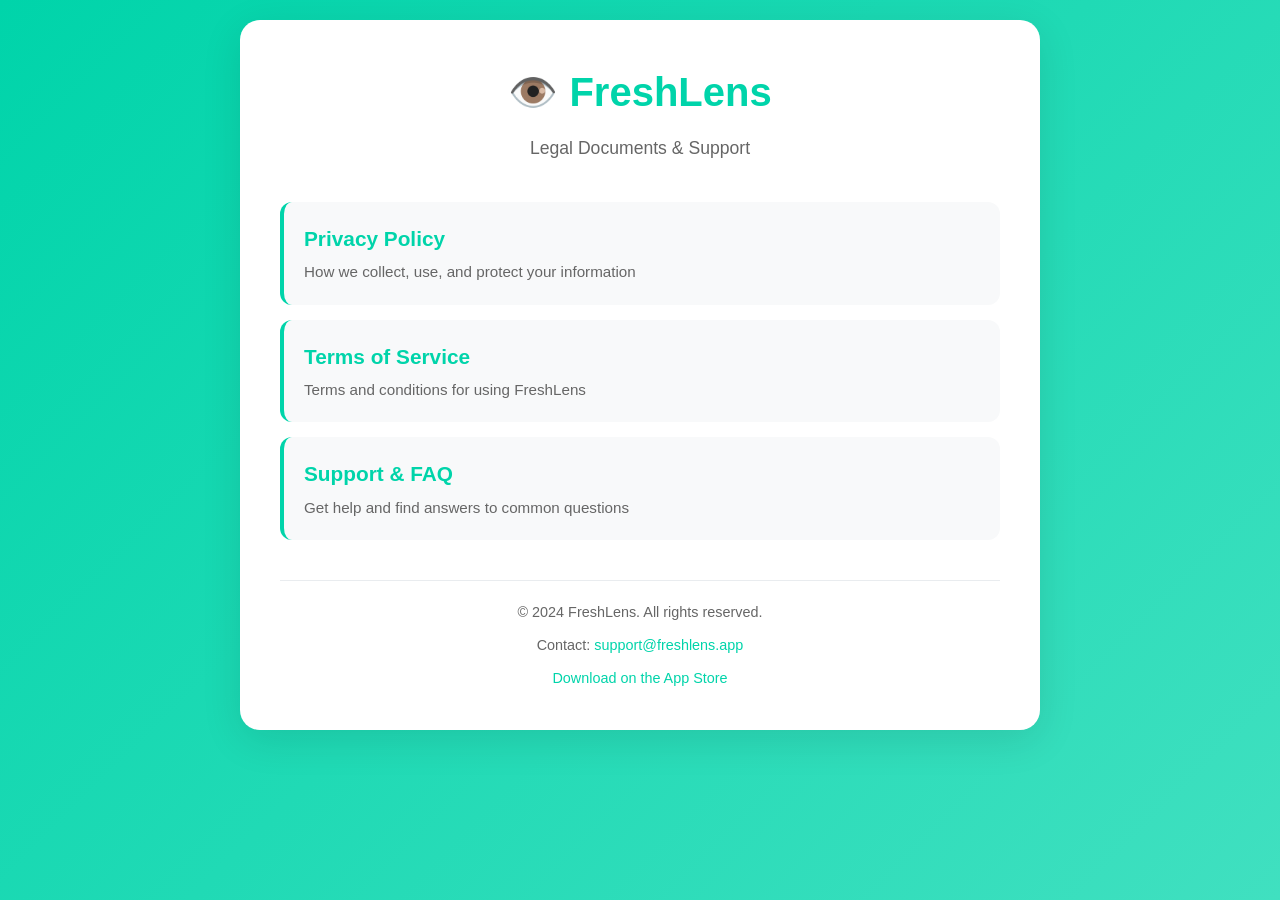
<file: index.html>
<!DOCTYPE html>
<html lang="en">
<head>
    <meta charset="UTF-8">
    <meta name="viewport" content="width=device-width, initial-scale=1.0">
    <title>FreshLens - Legal Documents</title>
    <style>
        * {
            margin: 0;
            padding: 0;
            box-sizing: border-box;
        }

        body {
            font-family: -apple-system, BlinkMacSystemFont, 'Segoe UI', Roboto, Oxygen, Ubuntu, Cantarell, sans-serif;
            line-height: 1.6;
            color: #333;
            background: linear-gradient(135deg, #00D4AA 0%, #40E0C0 100%);
            min-height: 100vh;
            padding: 20px;
        }

        .container {
            max-width: 800px;
            margin: 0 auto;
            background: white;
            border-radius: 20px;
            padding: 40px;
            box-shadow: 0 10px 40px rgba(0, 0, 0, 0.1);
        }

        h1 {
            color: #00D4AA;
            font-size: 2.5em;
            margin-bottom: 10px;
            text-align: center;
        }

        .tagline {
            text-align: center;
            color: #666;
            font-size: 1.1em;
            margin-bottom: 40px;
        }

        .docs-list {
            list-style: none;
            margin: 30px 0;
        }

        .docs-list li {
            margin: 15px 0;
        }

        .docs-list a {
            display: block;
            padding: 20px;
            background: #f8f9fa;
            border-radius: 12px;
            color: #333;
            text-decoration: none;
            transition: all 0.3s ease;
            border-left: 4px solid #00D4AA;
        }

        .docs-list a:hover {
            background: #e9ecef;
            transform: translateX(5px);
            box-shadow: 0 4px 12px rgba(0, 212, 170, 0.2);
        }

        .doc-title {
            font-size: 1.3em;
            font-weight: 600;
            color: #00D4AA;
            margin-bottom: 5px;
        }

        .doc-description {
            font-size: 0.95em;
            color: #666;
        }

        .footer {
            margin-top: 40px;
            padding-top: 20px;
            border-top: 1px solid #e9ecef;
            text-align: center;
            color: #666;
            font-size: 0.9em;
        }

        .footer a {
            color: #00D4AA;
            text-decoration: none;
        }

        .footer a:hover {
            text-decoration: underline;
        }

        @media (max-width: 600px) {
            .container {
                padding: 20px;
            }

            h1 {
                font-size: 2em;
            }

            .tagline {
                font-size: 1em;
            }
        }
    </style>
</head>
<body>
    <div class="container">
        <h1>👁️ FreshLens</h1>
        <p class="tagline">Legal Documents & Support</p>

        <ul class="docs-list">
            <li>
                <a href="privacy.html">
                    <div class="doc-title">Privacy Policy</div>
                    <div class="doc-description">How we collect, use, and protect your information</div>
                </a>
            </li>
            <li>
                <a href="terms.html">
                    <div class="doc-title">Terms of Service</div>
                    <div class="doc-description">Terms and conditions for using FreshLens</div>
                </a>
            </li>
            <li>
                <a href="support.html">
                    <div class="doc-title">Support & FAQ</div>
                    <div class="doc-description">Get help and find answers to common questions</div>
                </a>
            </li>
        </ul>

        <div class="footer">
            <p>&copy; 2024 FreshLens. All rights reserved.</p>
            <p style="margin-top: 10px;">
                Contact: <a href="mailto:support@freshlens.app">support@freshlens.app</a>
            </p>
            <p style="margin-top: 10px;">
                <a href="https://apps.apple.com/app/freshlens">Download on the App Store</a>
            </p>
        </div>
    </div>
</body>
</html>
</file>
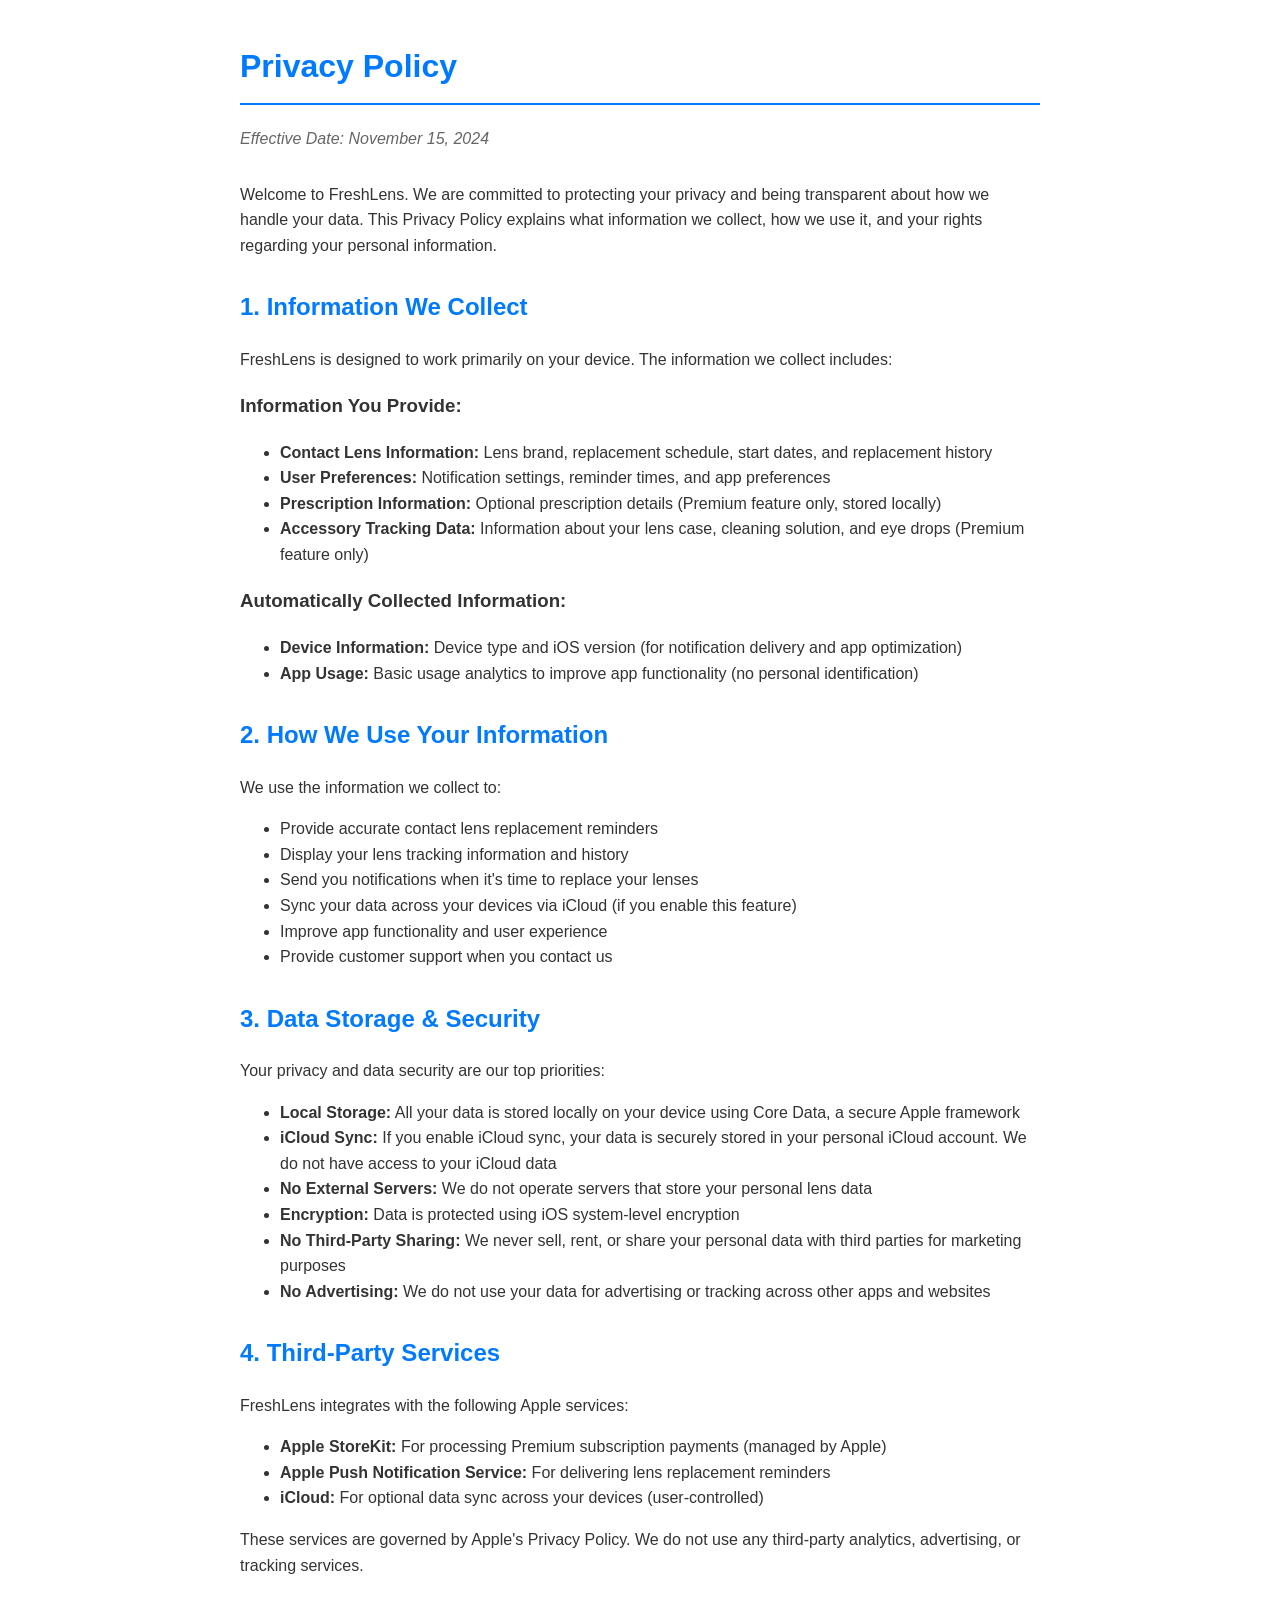
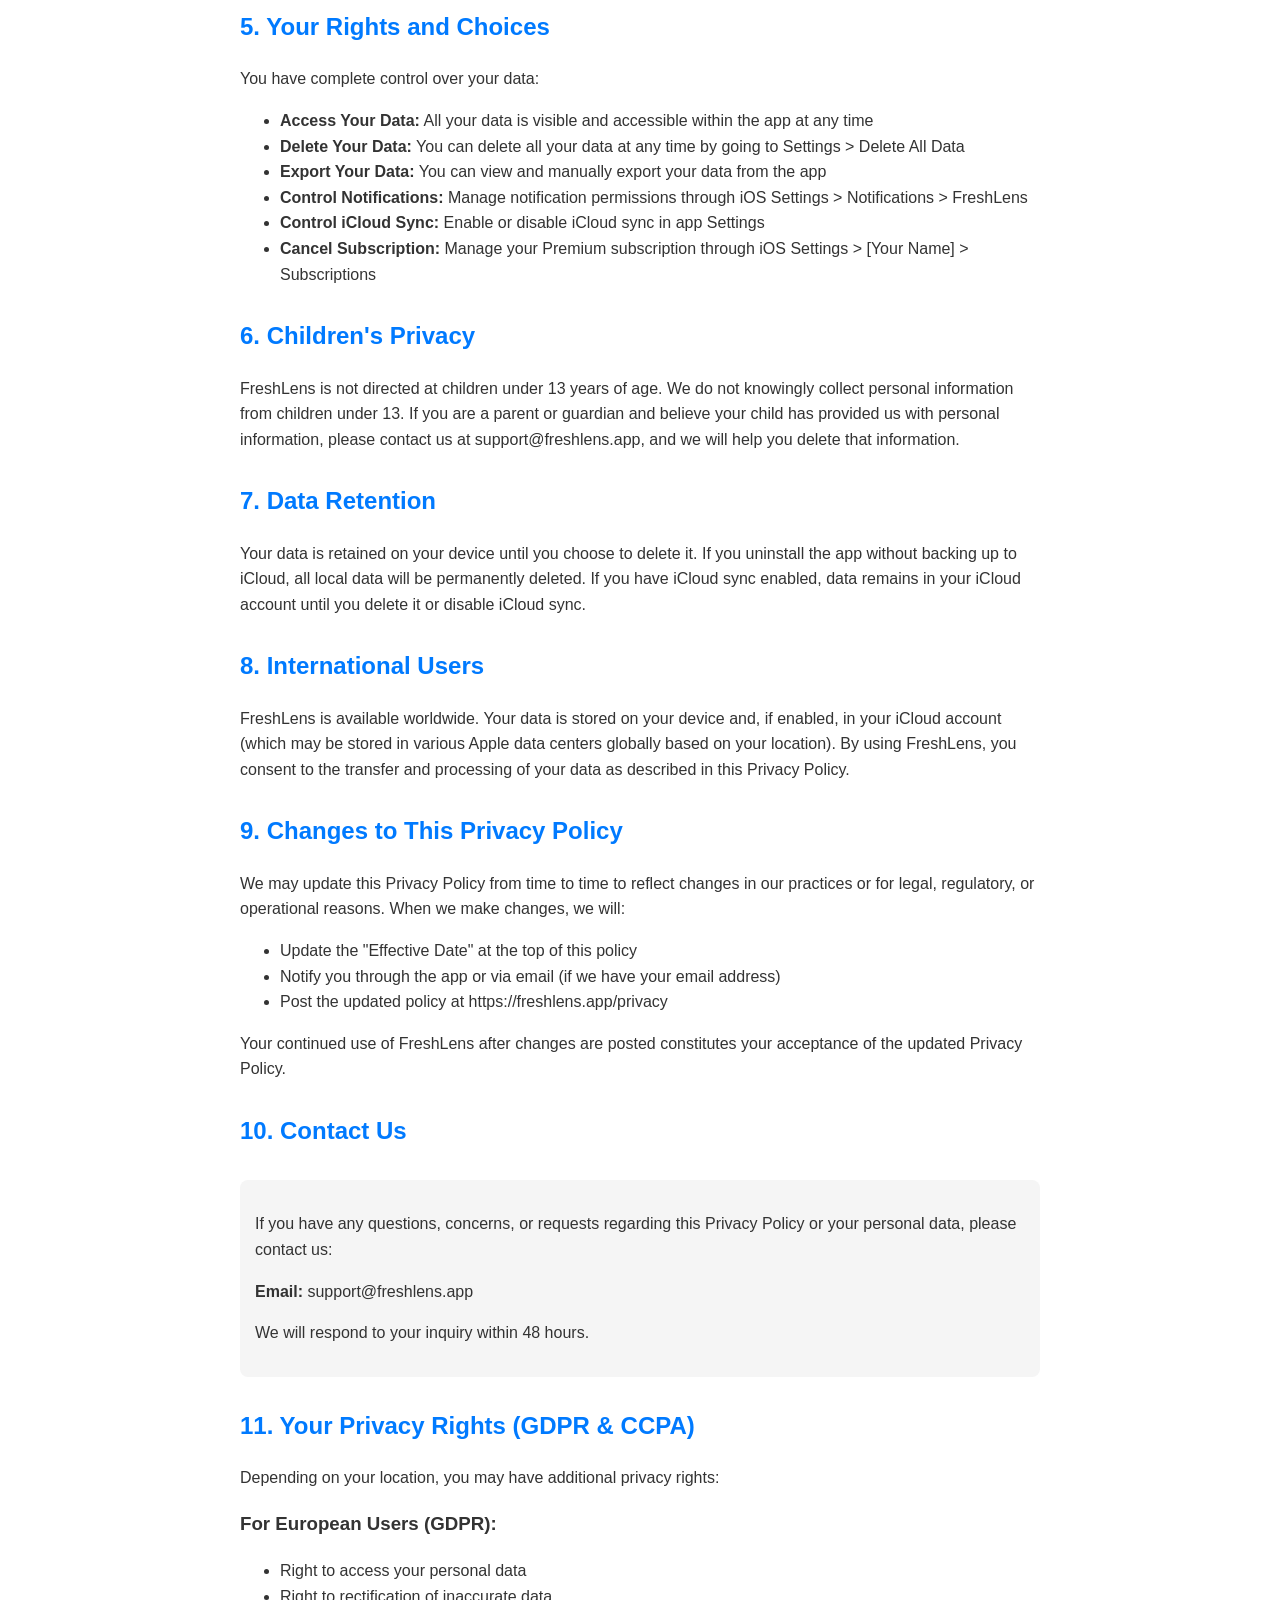
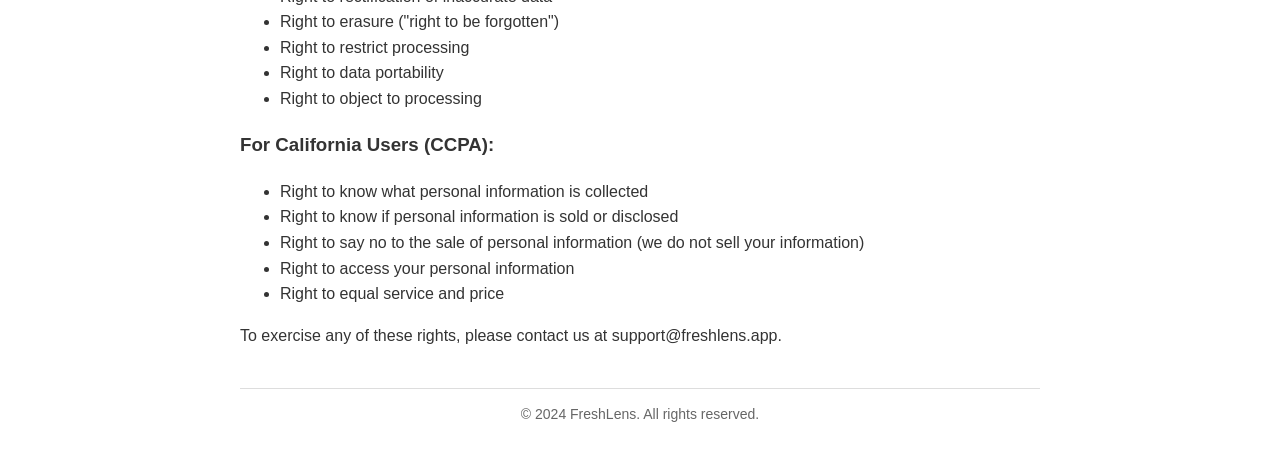
<file: privacy.html>
<!DOCTYPE html>
<html lang="en">
<head>
    <meta charset="UTF-8">
    <meta name="viewport" content="width=device-width, initial-scale=1.0">
    <title>Privacy Policy - FreshLens</title>
    <style>
        body {
            font-family: -apple-system, BlinkMacSystemFont, 'Segoe UI', Roboto, Oxygen, Ubuntu, Cantarell, sans-serif;
            line-height: 1.6;
            max-width: 800px;
            margin: 0 auto;
            padding: 20px;
            color: #333;
        }
        h1 {
            color: #007AFF;
            border-bottom: 2px solid #007AFF;
            padding-bottom: 10px;
        }
        h2 {
            color: #007AFF;
            margin-top: 30px;
        }
        .last-updated {
            color: #666;
            font-style: italic;
            margin-bottom: 30px;
        }
        .contact {
            background: #f5f5f5;
            padding: 15px;
            border-radius: 8px;
            margin-top: 30px;
        }
    </style>
</head>
<body>
    <h1>Privacy Policy</h1>
    <p class="last-updated">Effective Date: November 15, 2024</p>

    <p>Welcome to FreshLens. We are committed to protecting your privacy and being transparent about how we handle your data. This Privacy Policy explains what information we collect, how we use it, and your rights regarding your personal information.</p>

    <h2>1. Information We Collect</h2>
    <p>FreshLens is designed to work primarily on your device. The information we collect includes:</p>

    <h3>Information You Provide:</h3>
    <ul>
        <li><strong>Contact Lens Information:</strong> Lens brand, replacement schedule, start dates, and replacement history</li>
        <li><strong>User Preferences:</strong> Notification settings, reminder times, and app preferences</li>
        <li><strong>Prescription Information:</strong> Optional prescription details (Premium feature only, stored locally)</li>
        <li><strong>Accessory Tracking Data:</strong> Information about your lens case, cleaning solution, and eye drops (Premium feature only)</li>
    </ul>

    <h3>Automatically Collected Information:</h3>
    <ul>
        <li><strong>Device Information:</strong> Device type and iOS version (for notification delivery and app optimization)</li>
        <li><strong>App Usage:</strong> Basic usage analytics to improve app functionality (no personal identification)</li>
    </ul>

    <h2>2. How We Use Your Information</h2>
    <p>We use the information we collect to:</p>
    <ul>
        <li>Provide accurate contact lens replacement reminders</li>
        <li>Display your lens tracking information and history</li>
        <li>Send you notifications when it's time to replace your lenses</li>
        <li>Sync your data across your devices via iCloud (if you enable this feature)</li>
        <li>Improve app functionality and user experience</li>
        <li>Provide customer support when you contact us</li>
    </ul>

    <h2>3. Data Storage & Security</h2>
    <p>Your privacy and data security are our top priorities:</p>
    <ul>
        <li><strong>Local Storage:</strong> All your data is stored locally on your device using Core Data, a secure Apple framework</li>
        <li><strong>iCloud Sync:</strong> If you enable iCloud sync, your data is securely stored in your personal iCloud account. We do not have access to your iCloud data</li>
        <li><strong>No External Servers:</strong> We do not operate servers that store your personal lens data</li>
        <li><strong>Encryption:</strong> Data is protected using iOS system-level encryption</li>
        <li><strong>No Third-Party Sharing:</strong> We never sell, rent, or share your personal data with third parties for marketing purposes</li>
        <li><strong>No Advertising:</strong> We do not use your data for advertising or tracking across other apps and websites</li>
    </ul>

    <h2>4. Third-Party Services</h2>
    <p>FreshLens integrates with the following Apple services:</p>
    <ul>
        <li><strong>Apple StoreKit:</strong> For processing Premium subscription payments (managed by Apple)</li>
        <li><strong>Apple Push Notification Service:</strong> For delivering lens replacement reminders</li>
        <li><strong>iCloud:</strong> For optional data sync across your devices (user-controlled)</li>
    </ul>
    <p>These services are governed by Apple's Privacy Policy. We do not use any third-party analytics, advertising, or tracking services.</p>

    <h2>5. Your Rights and Choices</h2>
    <p>You have complete control over your data:</p>
    <ul>
        <li><strong>Access Your Data:</strong> All your data is visible and accessible within the app at any time</li>
        <li><strong>Delete Your Data:</strong> You can delete all your data at any time by going to Settings > Delete All Data</li>
        <li><strong>Export Your Data:</strong> You can view and manually export your data from the app</li>
        <li><strong>Control Notifications:</strong> Manage notification permissions through iOS Settings > Notifications > FreshLens</li>
        <li><strong>Control iCloud Sync:</strong> Enable or disable iCloud sync in app Settings</li>
        <li><strong>Cancel Subscription:</strong> Manage your Premium subscription through iOS Settings > [Your Name] > Subscriptions</li>
    </ul>

    <h2>6. Children's Privacy</h2>
    <p>FreshLens is not directed at children under 13 years of age. We do not knowingly collect personal information from children under 13. If you are a parent or guardian and believe your child has provided us with personal information, please contact us at support@freshlens.app, and we will help you delete that information.</p>

    <h2>7. Data Retention</h2>
    <p>Your data is retained on your device until you choose to delete it. If you uninstall the app without backing up to iCloud, all local data will be permanently deleted. If you have iCloud sync enabled, data remains in your iCloud account until you delete it or disable iCloud sync.</p>

    <h2>8. International Users</h2>
    <p>FreshLens is available worldwide. Your data is stored on your device and, if enabled, in your iCloud account (which may be stored in various Apple data centers globally based on your location). By using FreshLens, you consent to the transfer and processing of your data as described in this Privacy Policy.</p>

    <h2>9. Changes to This Privacy Policy</h2>
    <p>We may update this Privacy Policy from time to time to reflect changes in our practices or for legal, regulatory, or operational reasons. When we make changes, we will:</p>
    <ul>
        <li>Update the "Effective Date" at the top of this policy</li>
        <li>Notify you through the app or via email (if we have your email address)</li>
        <li>Post the updated policy at https://freshlens.app/privacy</li>
    </ul>
    <p>Your continued use of FreshLens after changes are posted constitutes your acceptance of the updated Privacy Policy.</p>

    <h2>10. Contact Us</h2>
    <div class="contact">
        <p>If you have any questions, concerns, or requests regarding this Privacy Policy or your personal data, please contact us:</p>
        <p><strong>Email:</strong> support@freshlens.app</p>
        <p>We will respond to your inquiry within 48 hours.</p>
    </div>

    <h2>11. Your Privacy Rights (GDPR & CCPA)</h2>
    <p>Depending on your location, you may have additional privacy rights:</p>

    <h3>For European Users (GDPR):</h3>
    <ul>
        <li>Right to access your personal data</li>
        <li>Right to rectification of inaccurate data</li>
        <li>Right to erasure ("right to be forgotten")</li>
        <li>Right to restrict processing</li>
        <li>Right to data portability</li>
        <li>Right to object to processing</li>
    </ul>

    <h3>For California Users (CCPA):</h3>
    <ul>
        <li>Right to know what personal information is collected</li>
        <li>Right to know if personal information is sold or disclosed</li>
        <li>Right to say no to the sale of personal information (we do not sell your information)</li>
        <li>Right to access your personal information</li>
        <li>Right to equal service and price</li>
    </ul>

    <p>To exercise any of these rights, please contact us at support@freshlens.app.</p>

    <hr style="margin-top: 40px; border: none; border-top: 1px solid #ddd;">
    <p style="text-align: center; color: #666; font-size: 14px;">© 2024 FreshLens. All rights reserved.</p>
</body>
</html>
</file>
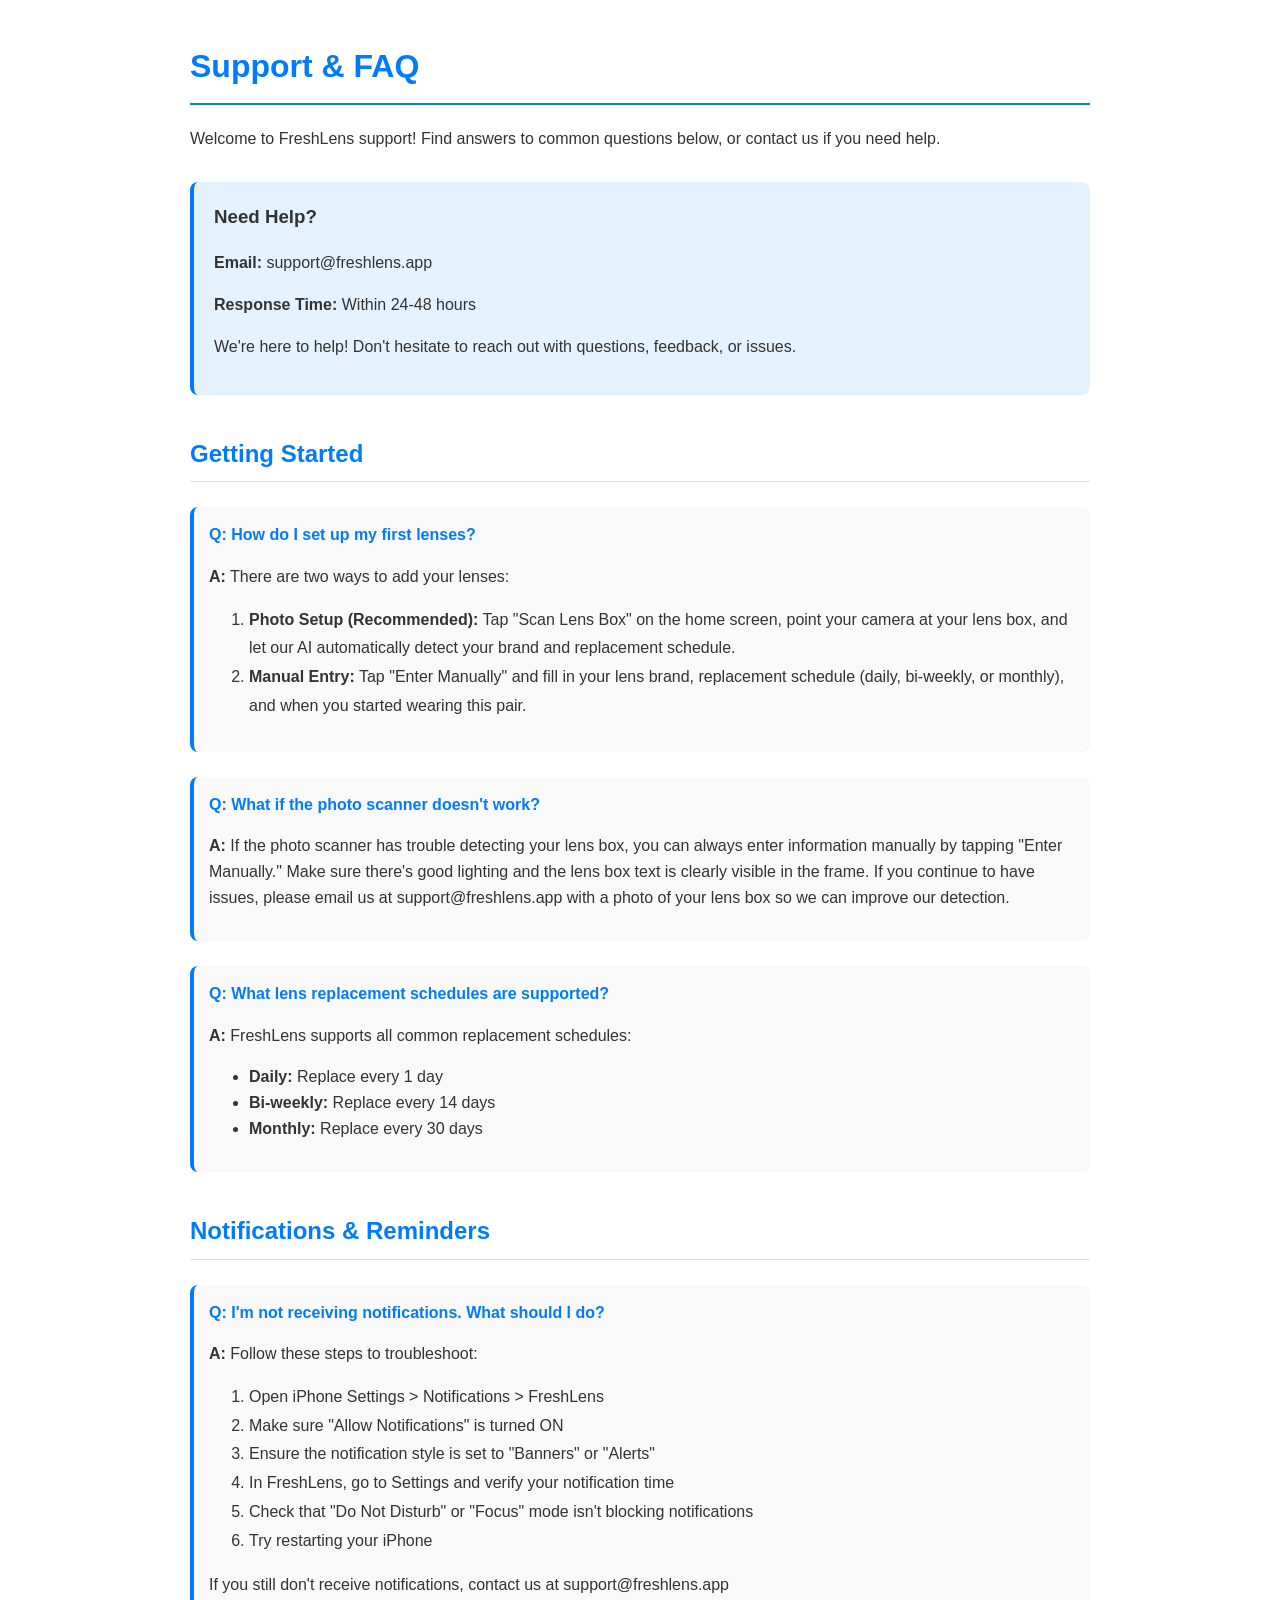
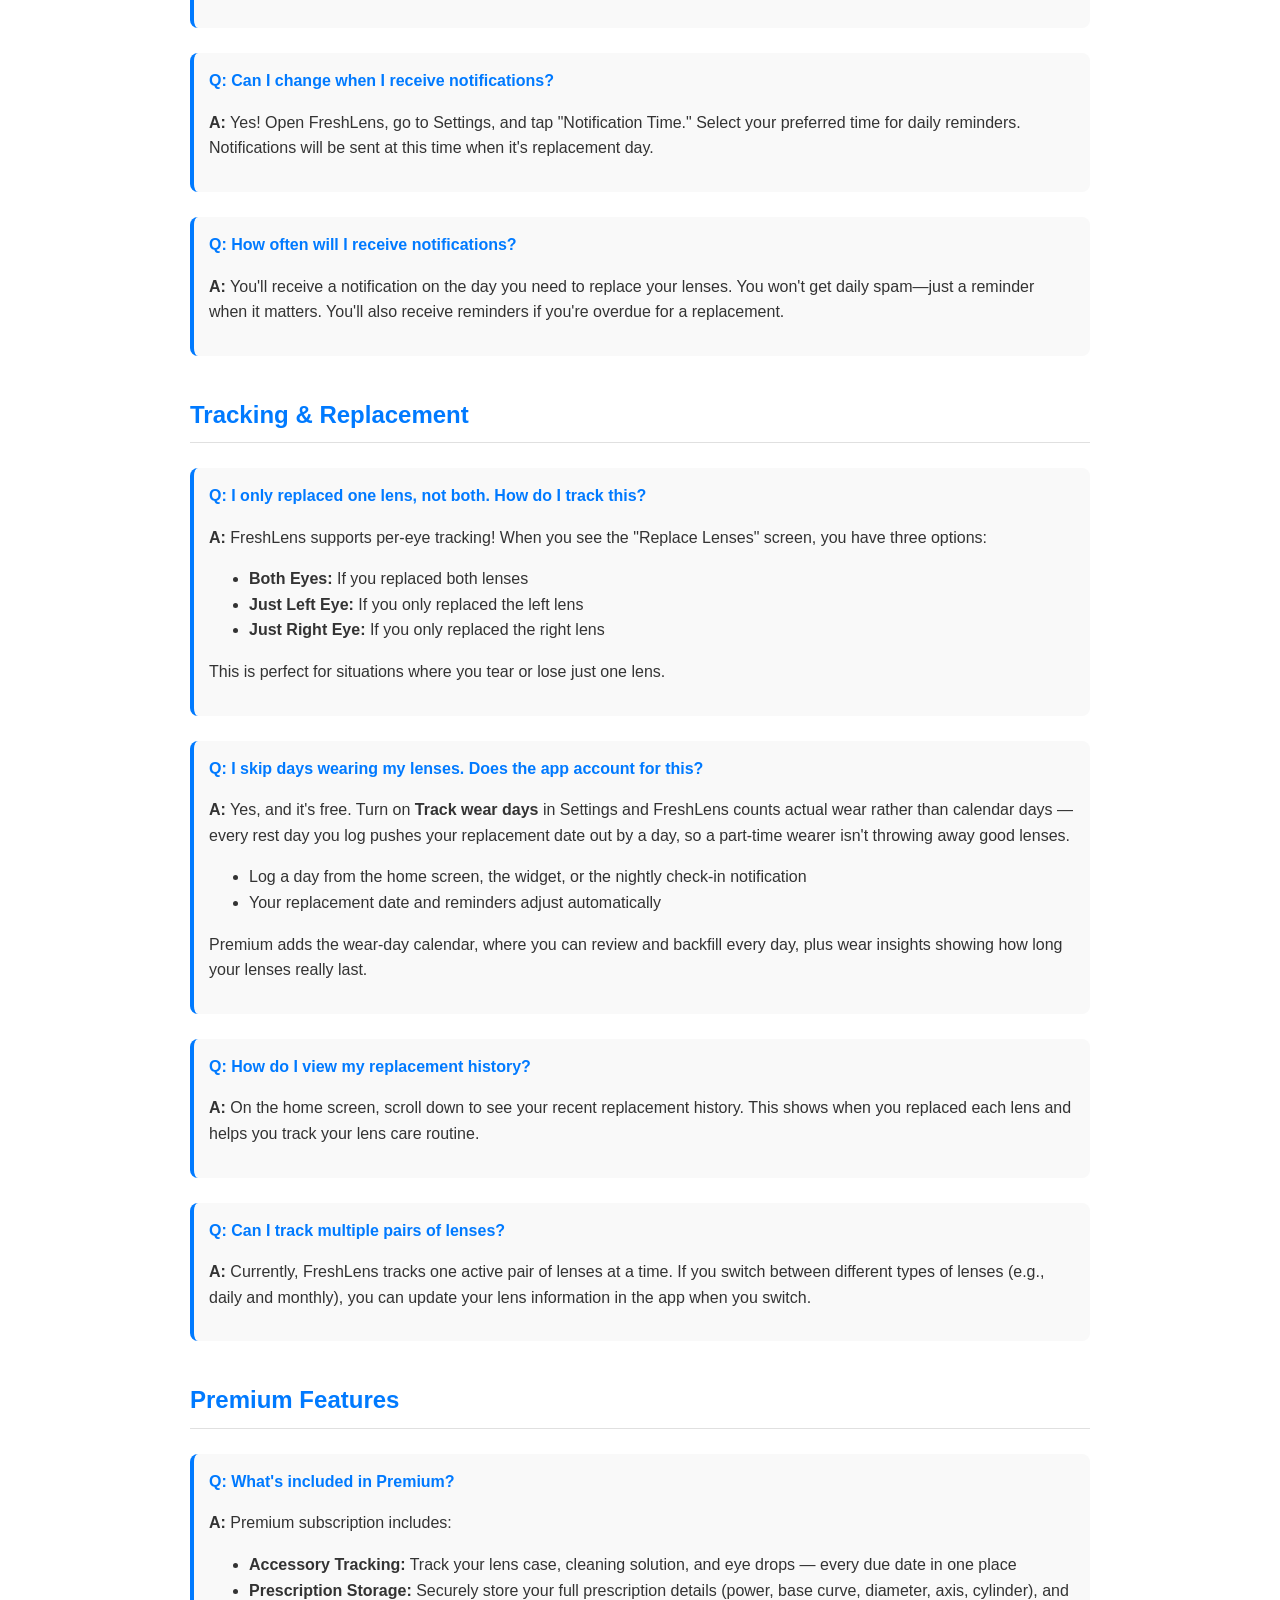
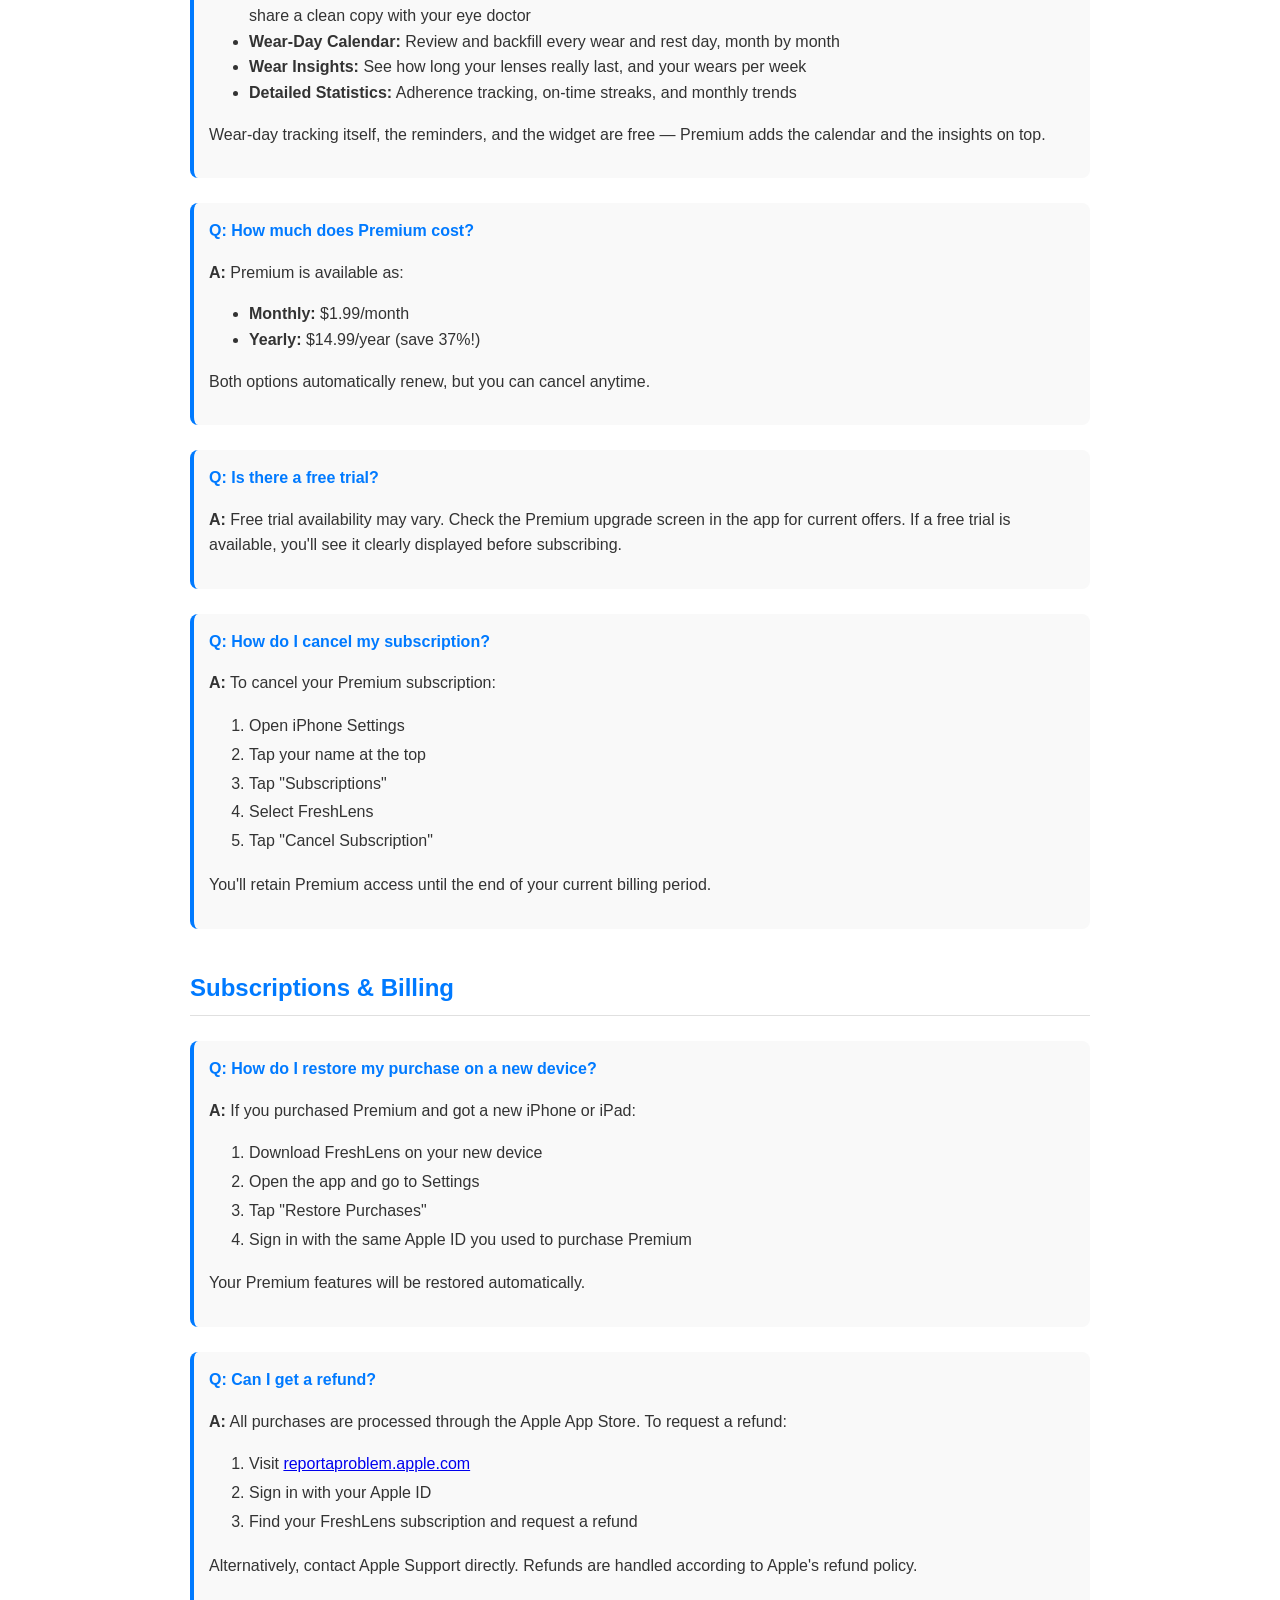
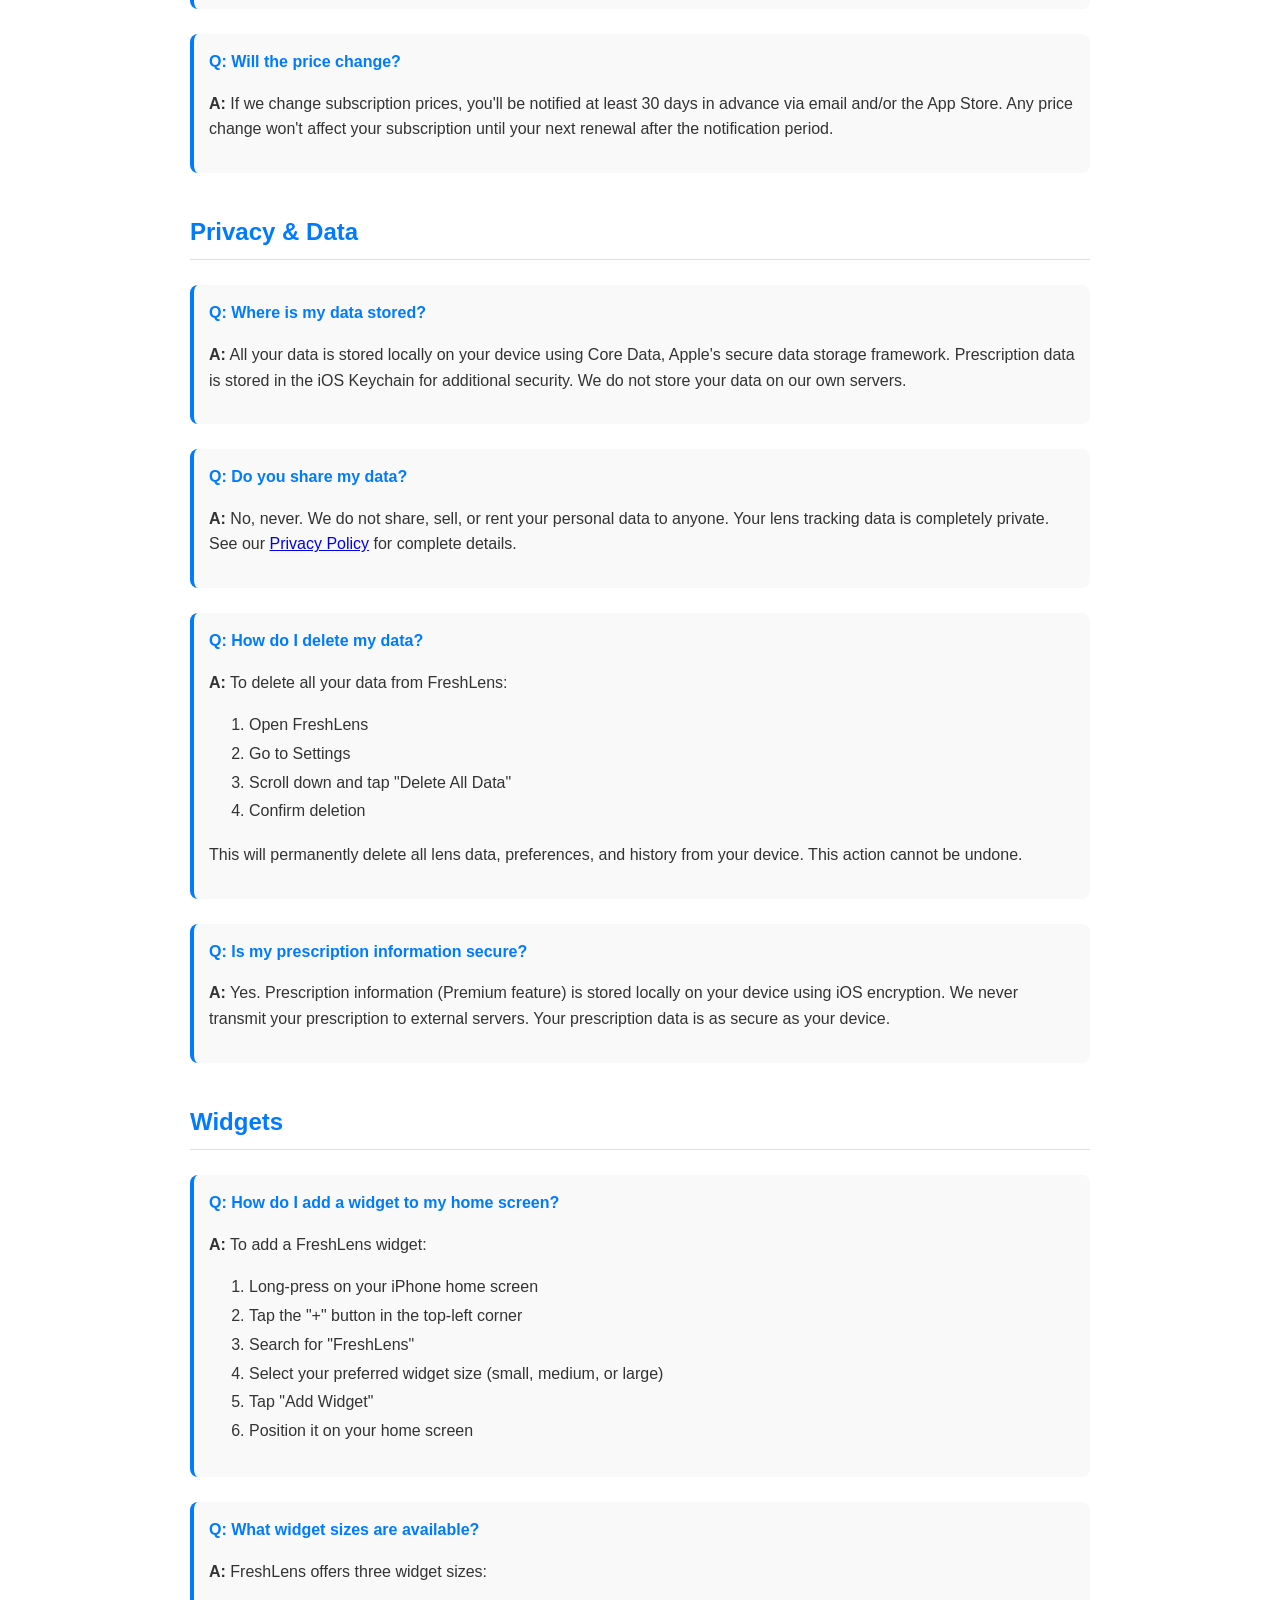
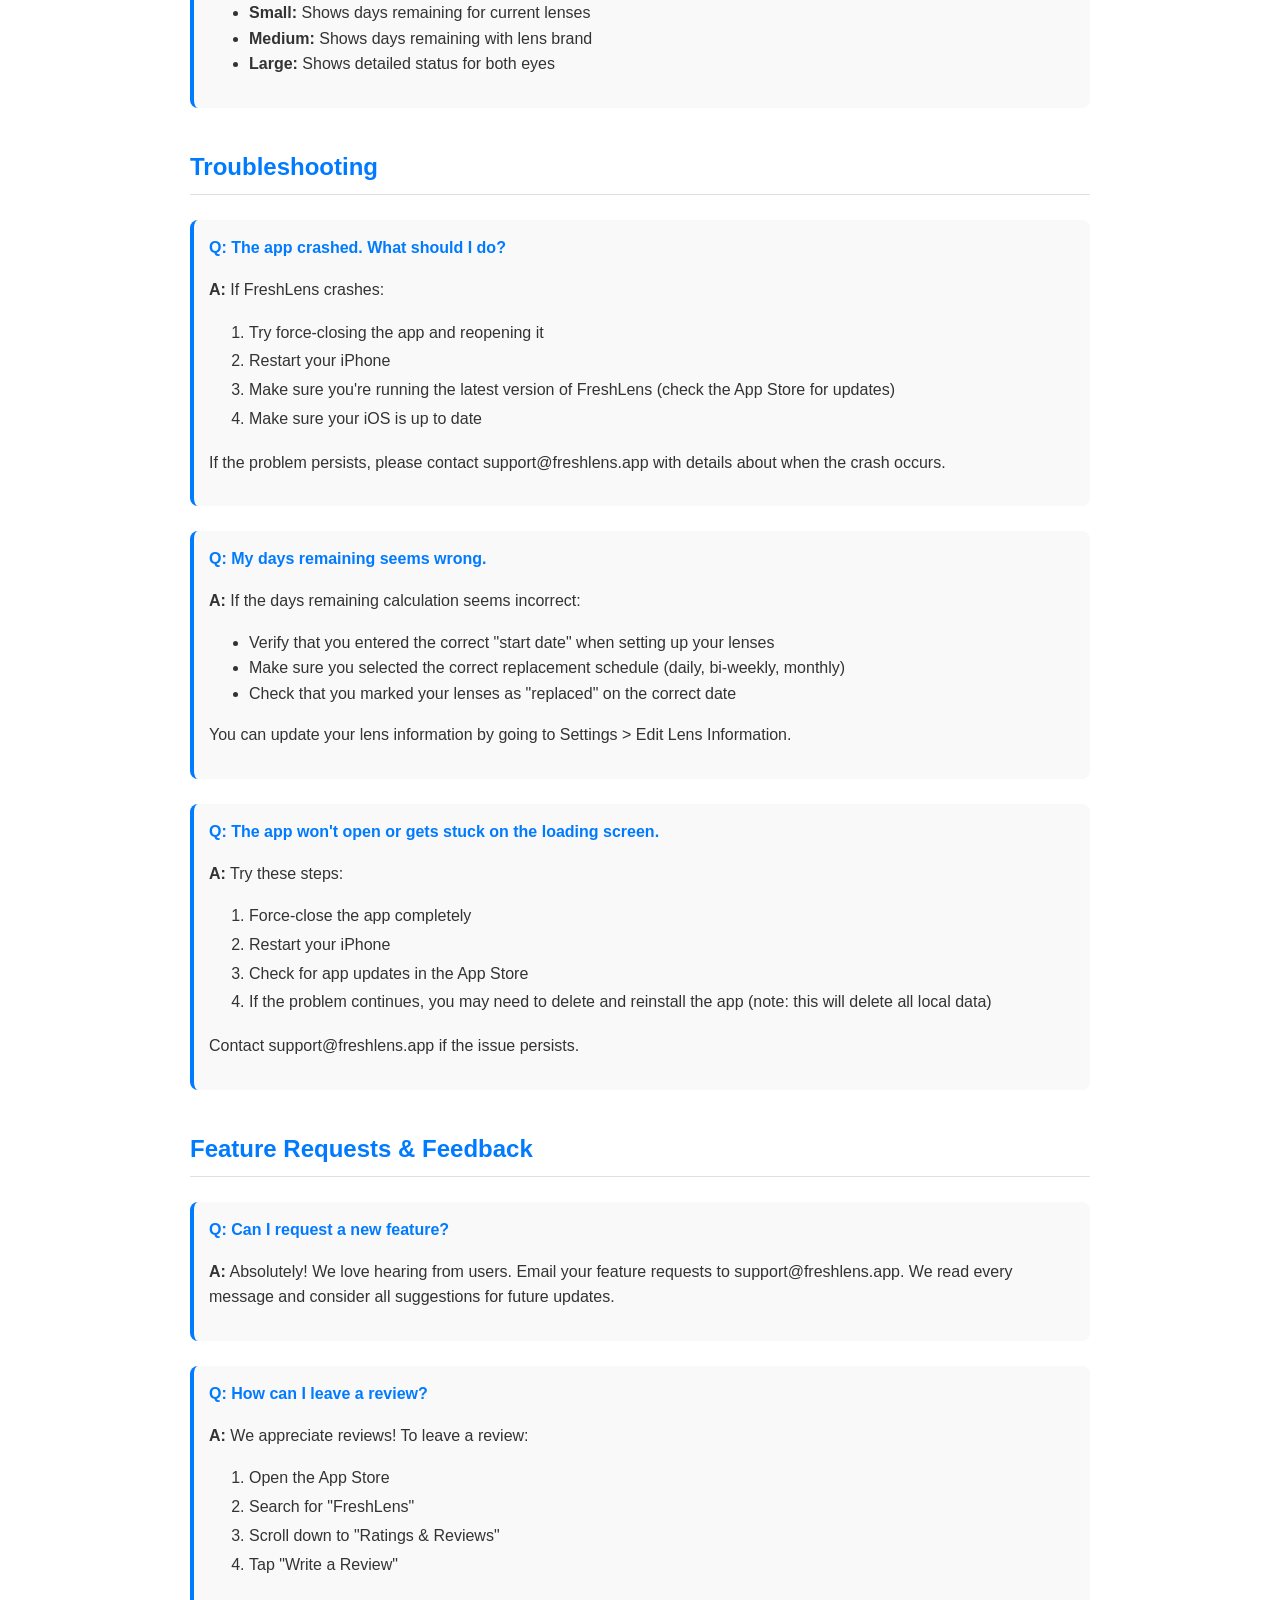
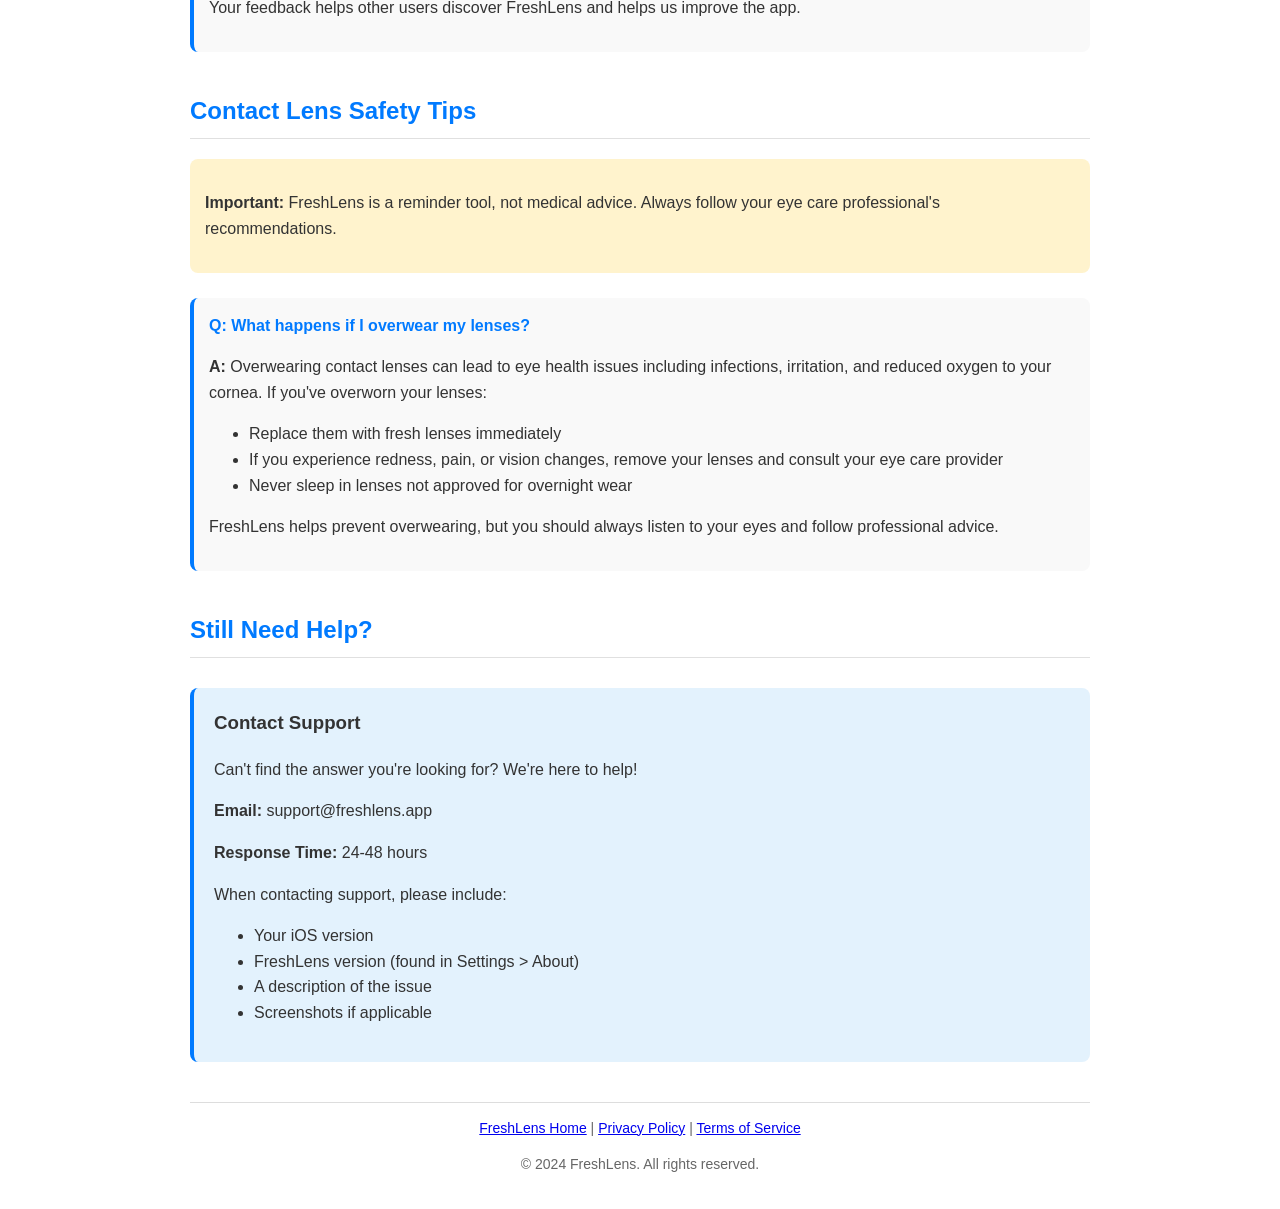
<file: support.html>
<!DOCTYPE html>
<html lang="en">
<head>
    <meta charset="UTF-8">
    <meta name="viewport" content="width=device-width, initial-scale=1.0">
    <title>Support & FAQ - FreshLens</title>
    <style>
        body {
            font-family: -apple-system, BlinkMacSystemFont, 'Segoe UI', Roboto, Oxygen, Ubuntu, Cantarell, sans-serif;
            line-height: 1.6;
            max-width: 900px;
            margin: 0 auto;
            padding: 20px;
            color: #333;
        }
        h1 {
            color: #007AFF;
            border-bottom: 2px solid #007AFF;
            padding-bottom: 10px;
        }
        h2 {
            color: #007AFF;
            margin-top: 40px;
            border-bottom: 1px solid #e0e0e0;
            padding-bottom: 8px;
        }
        .faq-item {
            margin: 25px 0;
            padding: 15px;
            background: #f9f9f9;
            border-radius: 8px;
            border-left: 4px solid #007AFF;
        }
        .question {
            font-weight: bold;
            color: #007AFF;
            margin-bottom: 8px;
            font-size: 16px;
        }
        .answer {
            color: #333;
        }
        .contact-box {
            background: #e3f2fd;
            padding: 20px;
            border-radius: 8px;
            margin: 30px 0;
            border-left: 4px solid #007AFF;
        }
        .highlight {
            background: #fff3cd;
            padding: 15px;
            border-radius: 8px;
            margin: 20px 0;
        }
        ol {
            line-height: 1.8;
        }
    </style>
</head>
<body>
    <h1>Support & FAQ</h1>
    <p>Welcome to FreshLens support! Find answers to common questions below, or contact us if you need help.</p>

    <div class="contact-box">
        <h3 style="margin-top: 0;">Need Help?</h3>
        <p><strong>Email:</strong> support@freshlens.app</p>
        <p><strong>Response Time:</strong> Within 24-48 hours</p>
        <p>We're here to help! Don't hesitate to reach out with questions, feedback, or issues.</p>
    </div>

    <h2>Getting Started</h2>

    <div class="faq-item">
        <div class="question">Q: How do I set up my first lenses?</div>
        <div class="answer">
            <p><strong>A:</strong> There are two ways to add your lenses:</p>
            <ol>
                <li><strong>Photo Setup (Recommended):</strong> Tap "Scan Lens Box" on the home screen, point your camera at your lens box, and let our AI automatically detect your brand and replacement schedule.</li>
                <li><strong>Manual Entry:</strong> Tap "Enter Manually" and fill in your lens brand, replacement schedule (daily, bi-weekly, or monthly), and when you started wearing this pair.</li>
            </ol>
        </div>
    </div>

    <div class="faq-item">
        <div class="question">Q: What if the photo scanner doesn't work?</div>
        <div class="answer">
            <p><strong>A:</strong> If the photo scanner has trouble detecting your lens box, you can always enter information manually by tapping "Enter Manually." Make sure there's good lighting and the lens box text is clearly visible in the frame. If you continue to have issues, please email us at support@freshlens.app with a photo of your lens box so we can improve our detection.</p>
        </div>
    </div>

    <div class="faq-item">
        <div class="question">Q: What lens replacement schedules are supported?</div>
        <div class="answer">
            <p><strong>A:</strong> FreshLens supports all common replacement schedules:</p>
            <ul>
                <li><strong>Daily:</strong> Replace every 1 day</li>
                <li><strong>Bi-weekly:</strong> Replace every 14 days</li>
                <li><strong>Monthly:</strong> Replace every 30 days</li>
            </ul>
        </div>
    </div>

    <h2>Notifications & Reminders</h2>

    <div class="faq-item">
        <div class="question">Q: I'm not receiving notifications. What should I do?</div>
        <div class="answer">
            <p><strong>A:</strong> Follow these steps to troubleshoot:</p>
            <ol>
                <li>Open iPhone Settings > Notifications > FreshLens</li>
                <li>Make sure "Allow Notifications" is turned ON</li>
                <li>Ensure the notification style is set to "Banners" or "Alerts"</li>
                <li>In FreshLens, go to Settings and verify your notification time</li>
                <li>Check that "Do Not Disturb" or "Focus" mode isn't blocking notifications</li>
                <li>Try restarting your iPhone</li>
            </ol>
            <p>If you still don't receive notifications, contact us at support@freshlens.app</p>
        </div>
    </div>

    <div class="faq-item">
        <div class="question">Q: Can I change when I receive notifications?</div>
        <div class="answer">
            <p><strong>A:</strong> Yes! Open FreshLens, go to Settings, and tap "Notification Time." Select your preferred time for daily reminders. Notifications will be sent at this time when it's replacement day.</p>
        </div>
    </div>

    <div class="faq-item">
        <div class="question">Q: How often will I receive notifications?</div>
        <div class="answer">
            <p><strong>A:</strong> You'll receive a notification on the day you need to replace your lenses. You won't get daily spam—just a reminder when it matters. You'll also receive reminders if you're overdue for a replacement.</p>
        </div>
    </div>

    <h2>Tracking & Replacement</h2>

    <div class="faq-item">
        <div class="question">Q: I only replaced one lens, not both. How do I track this?</div>
        <div class="answer">
            <p><strong>A:</strong> FreshLens supports per-eye tracking! When you see the "Replace Lenses" screen, you have three options:</p>
            <ul>
                <li><strong>Both Eyes:</strong> If you replaced both lenses</li>
                <li><strong>Just Left Eye:</strong> If you only replaced the left lens</li>
                <li><strong>Just Right Eye:</strong> If you only replaced the right lens</li>
            </ul>
            <p>This is perfect for situations where you tear or lose just one lens.</p>
        </div>
    </div>

    <div class="faq-item">
        <div class="question">Q: I skip days wearing my lenses. Does the app account for this?</div>
        <div class="answer">
            <p><strong>A:</strong> Yes, and it's free. Turn on <strong>Track wear days</strong> in Settings and FreshLens counts actual wear rather than calendar days — every rest day you log pushes your replacement date out by a day, so a part-time wearer isn't throwing away good lenses.</p>
            <ul>
                <li>Log a day from the home screen, the widget, or the nightly check-in notification</li>
                <li>Your replacement date and reminders adjust automatically</li>
            </ul>
            <p>Premium adds the wear-day calendar, where you can review and backfill every day, plus wear insights showing how long your lenses really last.</p>
        </div>
    </div>

    <div class="faq-item">
        <div class="question">Q: How do I view my replacement history?</div>
        <div class="answer">
            <p><strong>A:</strong> On the home screen, scroll down to see your recent replacement history. This shows when you replaced each lens and helps you track your lens care routine.</p>
        </div>
    </div>

    <div class="faq-item">
        <div class="question">Q: Can I track multiple pairs of lenses?</div>
        <div class="answer">
            <p><strong>A:</strong> Currently, FreshLens tracks one active pair of lenses at a time. If you switch between different types of lenses (e.g., daily and monthly), you can update your lens information in the app when you switch.</p>
        </div>
    </div>

    <h2>Premium Features</h2>

    <div class="faq-item">
        <div class="question">Q: What's included in Premium?</div>
        <div class="answer">
            <p><strong>A:</strong> Premium subscription includes:</p>
            <ul>
                <li><strong>Accessory Tracking:</strong> Track your lens case, cleaning solution, and eye drops — every due date in one place</li>
                <li><strong>Prescription Storage:</strong> Securely store your full prescription details (power, base curve, diameter, axis, cylinder), and share a clean copy with your eye doctor</li>
                <li><strong>Wear-Day Calendar:</strong> Review and backfill every wear and rest day, month by month</li>
                <li><strong>Wear Insights:</strong> See how long your lenses really last, and your wears per week</li>
                <li><strong>Detailed Statistics:</strong> Adherence tracking, on-time streaks, and monthly trends</li>
            </ul>
            <p>Wear-day tracking itself, the reminders, and the widget are free — Premium adds the calendar and the insights on top.</p>
        </div>
    </div>

    <div class="faq-item">
        <div class="question">Q: How much does Premium cost?</div>
        <div class="answer">
            <p><strong>A:</strong> Premium is available as:</p>
            <ul>
                <li><strong>Monthly:</strong> $1.99/month</li>
                <li><strong>Yearly:</strong> $14.99/year (save 37%!)</li>
            </ul>
            <p>Both options automatically renew, but you can cancel anytime.</p>
        </div>
    </div>

    <div class="faq-item">
        <div class="question">Q: Is there a free trial?</div>
        <div class="answer">
            <p><strong>A:</strong> Free trial availability may vary. Check the Premium upgrade screen in the app for current offers. If a free trial is available, you'll see it clearly displayed before subscribing.</p>
        </div>
    </div>

    <div class="faq-item">
        <div class="question">Q: How do I cancel my subscription?</div>
        <div class="answer">
            <p><strong>A:</strong> To cancel your Premium subscription:</p>
            <ol>
                <li>Open iPhone Settings</li>
                <li>Tap your name at the top</li>
                <li>Tap "Subscriptions"</li>
                <li>Select FreshLens</li>
                <li>Tap "Cancel Subscription"</li>
            </ol>
            <p>You'll retain Premium access until the end of your current billing period.</p>
        </div>
    </div>

    <h2>Subscriptions & Billing</h2>

    <div class="faq-item">
        <div class="question">Q: How do I restore my purchase on a new device?</div>
        <div class="answer">
            <p><strong>A:</strong> If you purchased Premium and got a new iPhone or iPad:</p>
            <ol>
                <li>Download FreshLens on your new device</li>
                <li>Open the app and go to Settings</li>
                <li>Tap "Restore Purchases"</li>
                <li>Sign in with the same Apple ID you used to purchase Premium</li>
            </ol>
            <p>Your Premium features will be restored automatically.</p>
        </div>
    </div>

    <div class="faq-item">
        <div class="question">Q: Can I get a refund?</div>
        <div class="answer">
            <p><strong>A:</strong> All purchases are processed through the Apple App Store. To request a refund:</p>
            <ol>
                <li>Visit <a href="https://reportaproblem.apple.com" target="_blank">reportaproblem.apple.com</a></li>
                <li>Sign in with your Apple ID</li>
                <li>Find your FreshLens subscription and request a refund</li>
            </ol>
            <p>Alternatively, contact Apple Support directly. Refunds are handled according to Apple's refund policy.</p>
        </div>
    </div>

    <div class="faq-item">
        <div class="question">Q: Will the price change?</div>
        <div class="answer">
            <p><strong>A:</strong> If we change subscription prices, you'll be notified at least 30 days in advance via email and/or the App Store. Any price change won't affect your subscription until your next renewal after the notification period.</p>
        </div>
    </div>

    <h2>Privacy & Data</h2>

    <div class="faq-item">
        <div class="question">Q: Where is my data stored?</div>
        <div class="answer">
            <p><strong>A:</strong> All your data is stored locally on your device using Core Data, Apple's secure data storage framework. Prescription data is stored in the iOS Keychain for additional security. We do not store your data on our own servers.</p>
        </div>
    </div>

    <div class="faq-item">
        <div class="question">Q: Do you share my data?</div>
        <div class="answer">
            <p><strong>A:</strong> No, never. We do not share, sell, or rent your personal data to anyone. Your lens tracking data is completely private. See our <a href="https://freshlens.app/privacy">Privacy Policy</a> for complete details.</p>
        </div>
    </div>

    <div class="faq-item">
        <div class="question">Q: How do I delete my data?</div>
        <div class="answer">
            <p><strong>A:</strong> To delete all your data from FreshLens:</p>
            <ol>
                <li>Open FreshLens</li>
                <li>Go to Settings</li>
                <li>Scroll down and tap "Delete All Data"</li>
                <li>Confirm deletion</li>
            </ol>
            <p>This will permanently delete all lens data, preferences, and history from your device. This action cannot be undone.</p>
        </div>
    </div>

    <div class="faq-item">
        <div class="question">Q: Is my prescription information secure?</div>
        <div class="answer">
            <p><strong>A:</strong> Yes. Prescription information (Premium feature) is stored locally on your device using iOS encryption. We never transmit your prescription to external servers. Your prescription data is as secure as your device.</p>
        </div>
    </div>

    <h2>Widgets</h2>

    <div class="faq-item">
        <div class="question">Q: How do I add a widget to my home screen?</div>
        <div class="answer">
            <p><strong>A:</strong> To add a FreshLens widget:</p>
            <ol>
                <li>Long-press on your iPhone home screen</li>
                <li>Tap the "+" button in the top-left corner</li>
                <li>Search for "FreshLens"</li>
                <li>Select your preferred widget size (small, medium, or large)</li>
                <li>Tap "Add Widget"</li>
                <li>Position it on your home screen</li>
            </ol>
        </div>
    </div>

    <div class="faq-item">
        <div class="question">Q: What widget sizes are available?</div>
        <div class="answer">
            <p><strong>A:</strong> FreshLens offers three widget sizes:</p>
            <ul>
                <li><strong>Small:</strong> Shows days remaining for current lenses</li>
                <li><strong>Medium:</strong> Shows days remaining with lens brand</li>
                <li><strong>Large:</strong> Shows detailed status for both eyes</li>
            </ul>
        </div>
    </div>

    <h2>Troubleshooting</h2>

    <div class="faq-item">
        <div class="question">Q: The app crashed. What should I do?</div>
        <div class="answer">
            <p><strong>A:</strong> If FreshLens crashes:</p>
            <ol>
                <li>Try force-closing the app and reopening it</li>
                <li>Restart your iPhone</li>
                <li>Make sure you're running the latest version of FreshLens (check the App Store for updates)</li>
                <li>Make sure your iOS is up to date</li>
            </ol>
            <p>If the problem persists, please contact support@freshlens.app with details about when the crash occurs.</p>
        </div>
    </div>

    <div class="faq-item">
        <div class="question">Q: My days remaining seems wrong.</div>
        <div class="answer">
            <p><strong>A:</strong> If the days remaining calculation seems incorrect:</p>
            <ul>
                <li>Verify that you entered the correct "start date" when setting up your lenses</li>
                <li>Make sure you selected the correct replacement schedule (daily, bi-weekly, monthly)</li>
                <li>Check that you marked your lenses as "replaced" on the correct date</li>
            </ul>
            <p>You can update your lens information by going to Settings > Edit Lens Information.</p>
        </div>
    </div>

    <div class="faq-item">
        <div class="question">Q: The app won't open or gets stuck on the loading screen.</div>
        <div class="answer">
            <p><strong>A:</strong> Try these steps:</p>
            <ol>
                <li>Force-close the app completely</li>
                <li>Restart your iPhone</li>
                <li>Check for app updates in the App Store</li>
                <li>If the problem continues, you may need to delete and reinstall the app (note: this will delete all local data)</li>
            </ol>
            <p>Contact support@freshlens.app if the issue persists.</p>
        </div>
    </div>

    <h2>Feature Requests & Feedback</h2>

    <div class="faq-item">
        <div class="question">Q: Can I request a new feature?</div>
        <div class="answer">
            <p><strong>A:</strong> Absolutely! We love hearing from users. Email your feature requests to support@freshlens.app. We read every message and consider all suggestions for future updates.</p>
        </div>
    </div>

    <div class="faq-item">
        <div class="question">Q: How can I leave a review?</div>
        <div class="answer">
            <p><strong>A:</strong> We appreciate reviews! To leave a review:</p>
            <ol>
                <li>Open the App Store</li>
                <li>Search for "FreshLens"</li>
                <li>Scroll down to "Ratings & Reviews"</li>
                <li>Tap "Write a Review"</li>
            </ol>
            <p>Your feedback helps other users discover FreshLens and helps us improve the app.</p>
        </div>
    </div>

    <h2>Contact Lens Safety Tips</h2>

    <div class="highlight">
        <p><strong>Important:</strong> FreshLens is a reminder tool, not medical advice. Always follow your eye care professional's recommendations.</p>
    </div>

    <div class="faq-item">
        <div class="question">Q: What happens if I overwear my lenses?</div>
        <div class="answer">
            <p><strong>A:</strong> Overwearing contact lenses can lead to eye health issues including infections, irritation, and reduced oxygen to your cornea. If you've overworn your lenses:</p>
            <ul>
                <li>Replace them with fresh lenses immediately</li>
                <li>If you experience redness, pain, or vision changes, remove your lenses and consult your eye care provider</li>
                <li>Never sleep in lenses not approved for overnight wear</li>
            </ul>
            <p>FreshLens helps prevent overwearing, but you should always listen to your eyes and follow professional advice.</p>
        </div>
    </div>

    <h2>Still Need Help?</h2>

    <div class="contact-box">
        <h3 style="margin-top: 0;">Contact Support</h3>
        <p>Can't find the answer you're looking for? We're here to help!</p>
        <p><strong>Email:</strong> support@freshlens.app</p>
        <p><strong>Response Time:</strong> 24-48 hours</p>
        <p>When contacting support, please include:</p>
        <ul>
            <li>Your iOS version</li>
            <li>FreshLens version (found in Settings > About)</li>
            <li>A description of the issue</li>
            <li>Screenshots if applicable</li>
        </ul>
    </div>

    <hr style="margin-top: 40px; border: none; border-top: 1px solid #ddd;">
    <p style="text-align: center; color: #666; font-size: 14px;">
        <a href="https://freshlens.app">FreshLens Home</a> |
        <a href="https://freshlens.app/privacy">Privacy Policy</a> |
        <a href="https://freshlens.app/terms">Terms of Service</a>
    </p>
    <p style="text-align: center; color: #666; font-size: 14px;">© 2024 FreshLens. All rights reserved.</p>
</body>
</html>
</file>
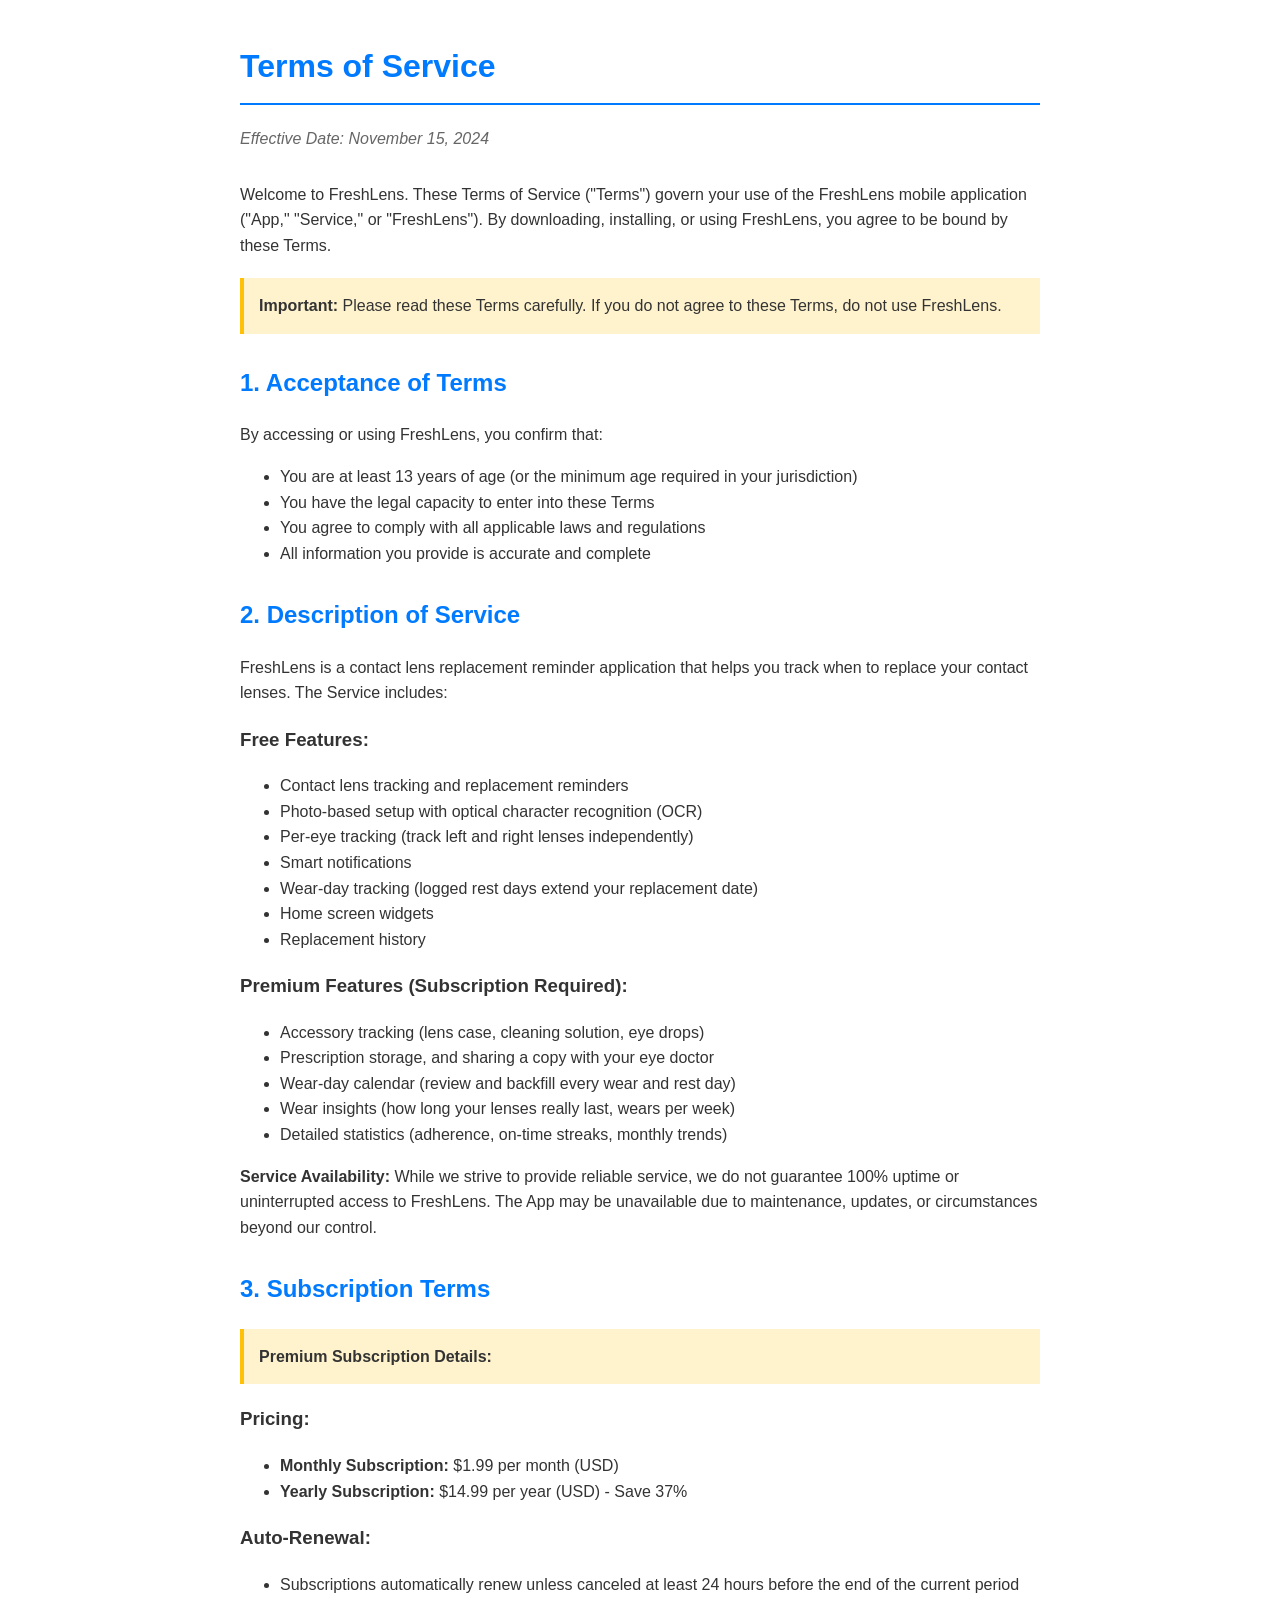
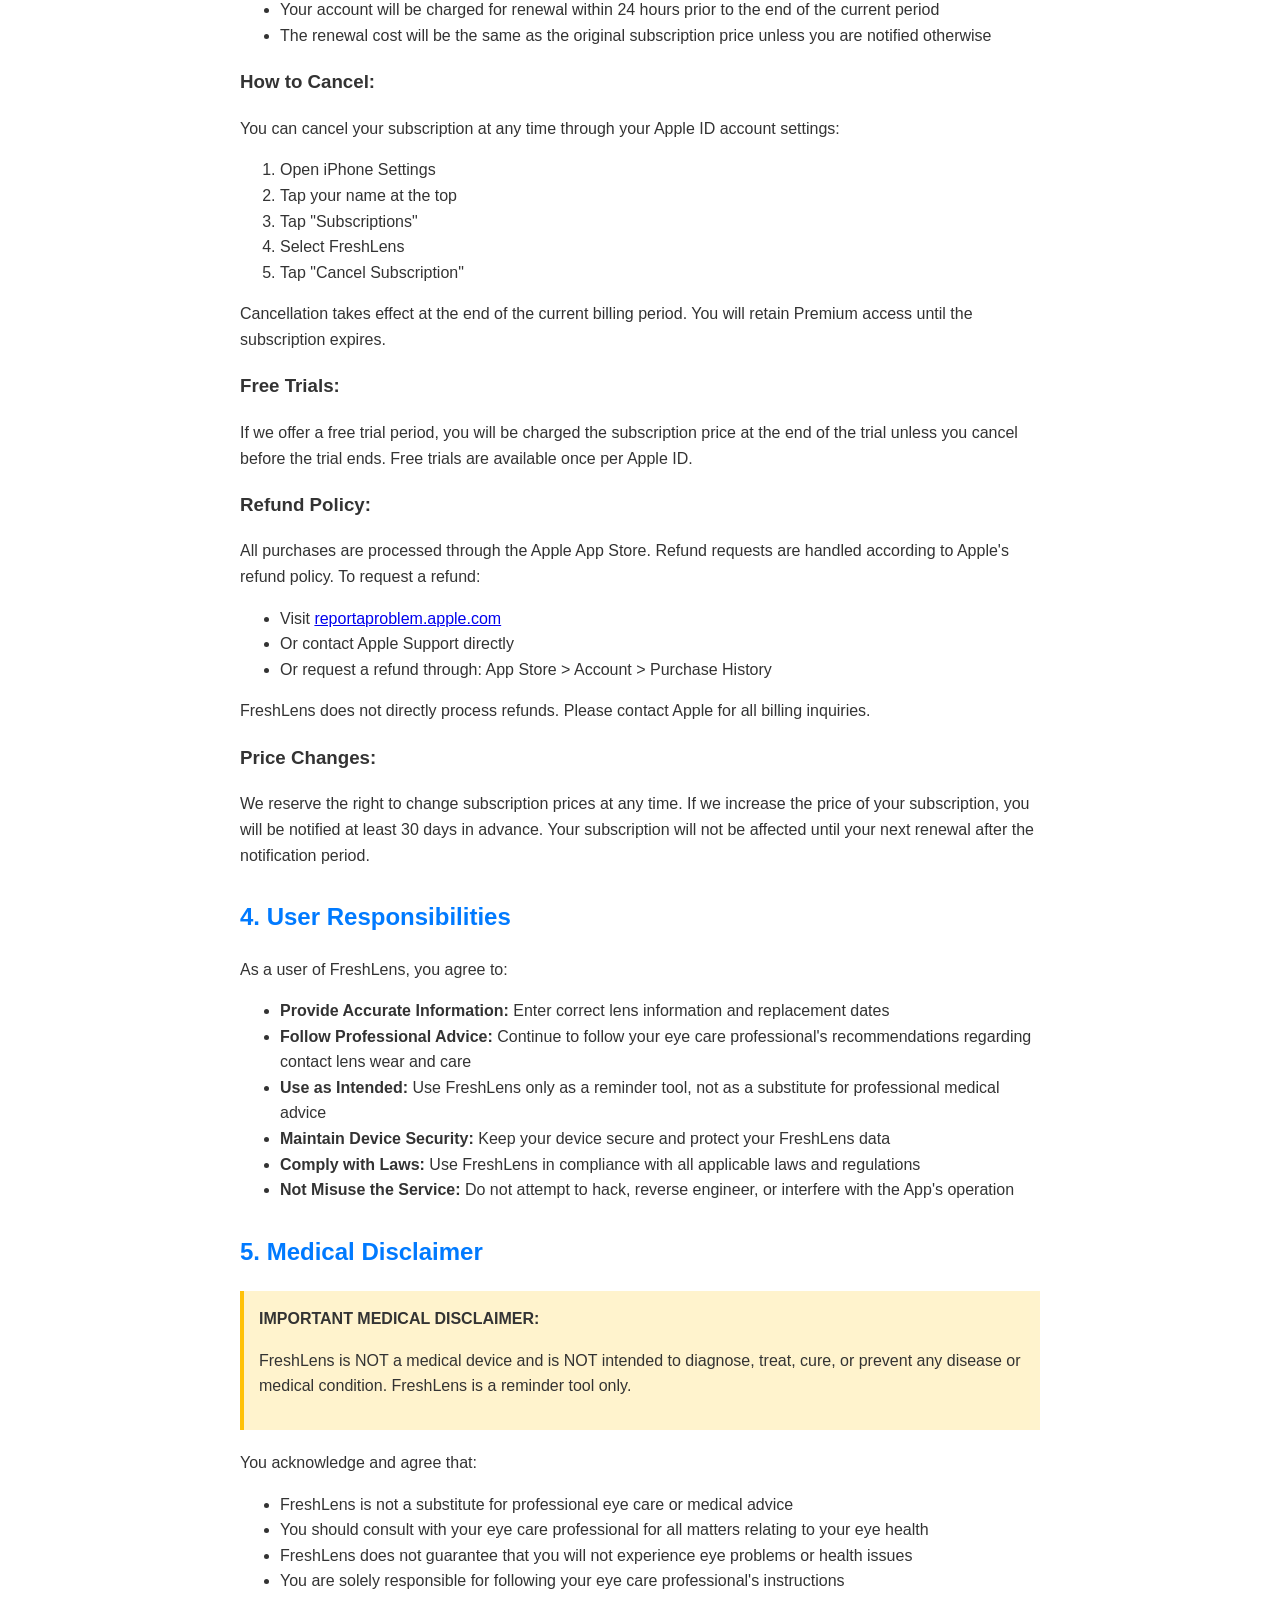
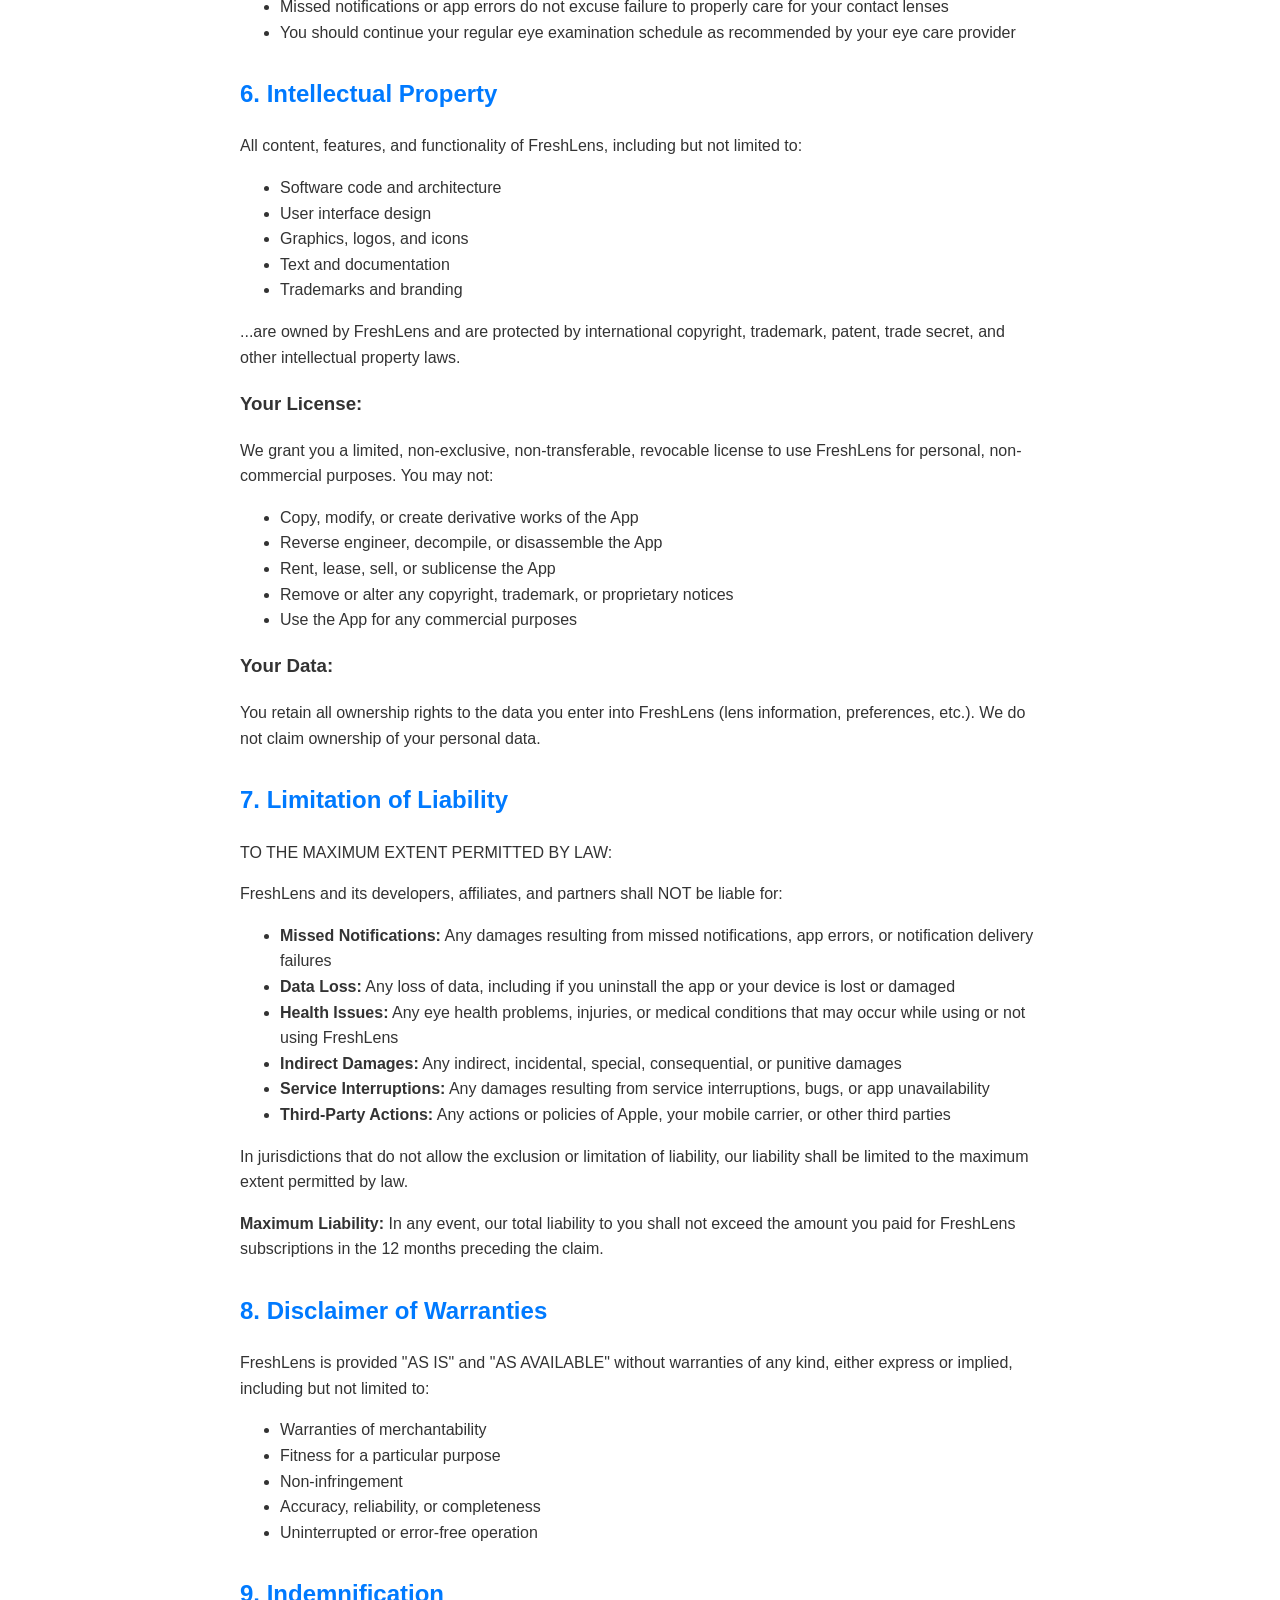
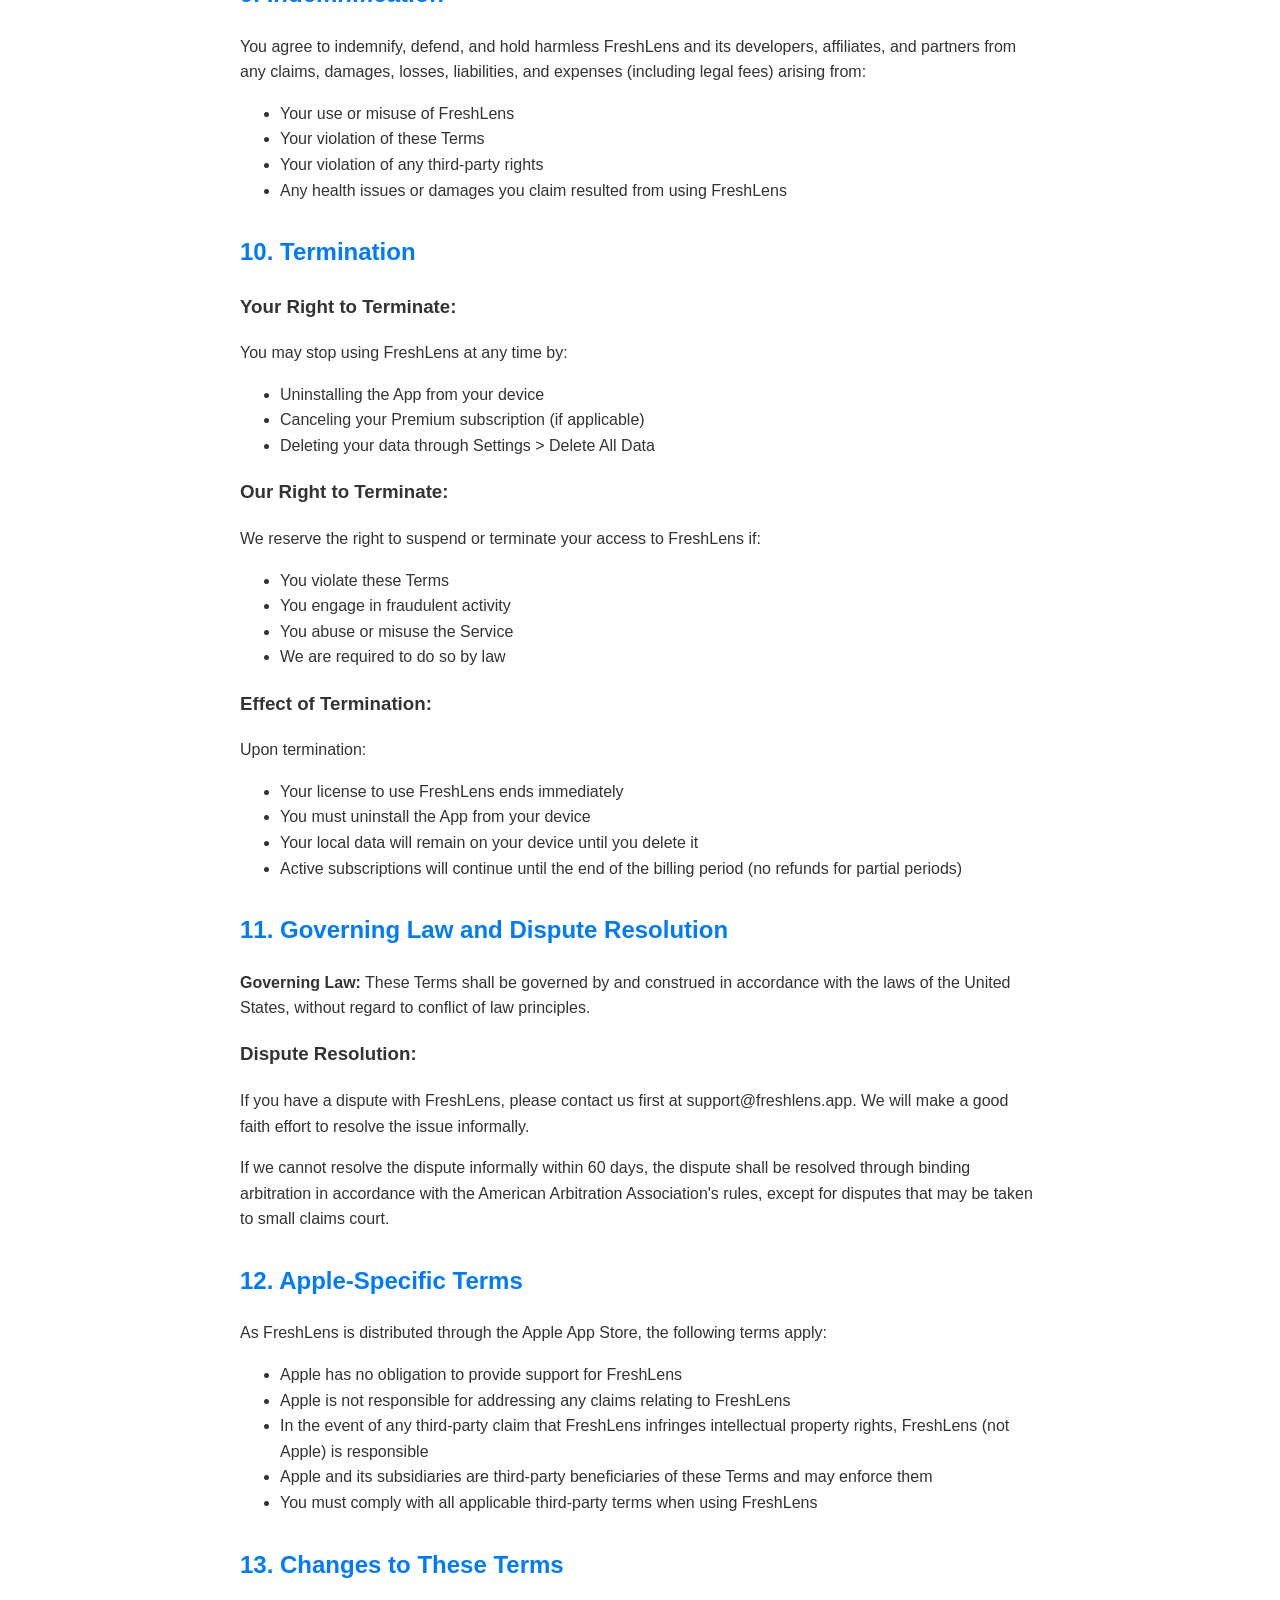
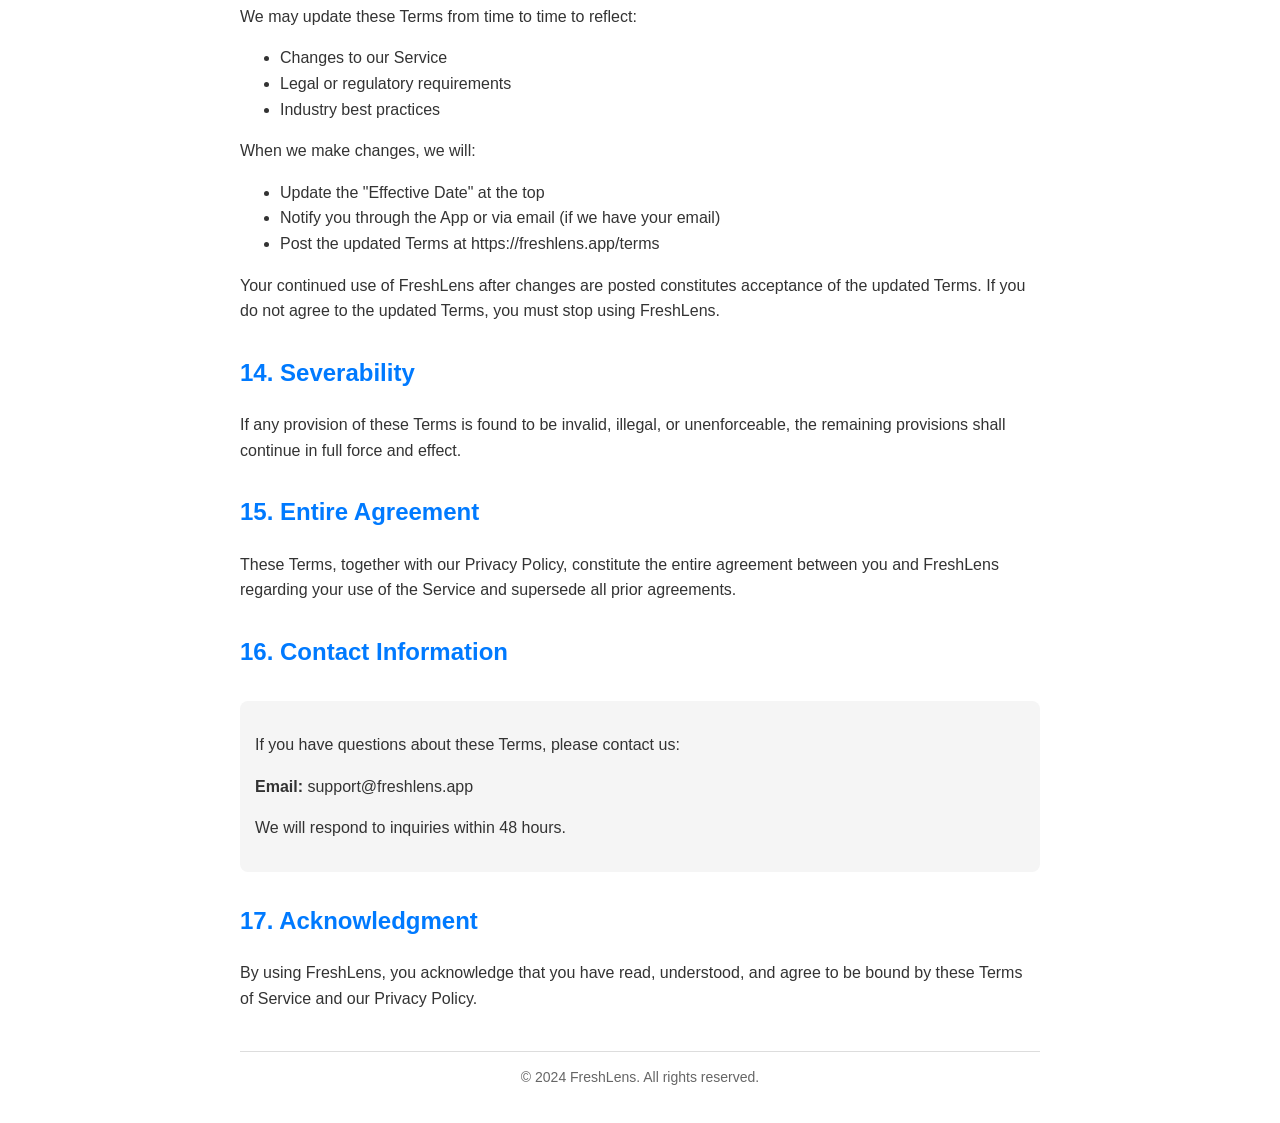
<file: terms.html>
<!DOCTYPE html>
<html lang="en">
<head>
    <meta charset="UTF-8">
    <meta name="viewport" content="width=device-width, initial-scale=1.0">
    <title>Terms of Service - FreshLens</title>
    <style>
        body {
            font-family: -apple-system, BlinkMacSystemFont, 'Segoe UI', Roboto, Oxygen, Ubuntu, Cantarell, sans-serif;
            line-height: 1.6;
            max-width: 800px;
            margin: 0 auto;
            padding: 20px;
            color: #333;
        }
        h1 {
            color: #007AFF;
            border-bottom: 2px solid #007AFF;
            padding-bottom: 10px;
        }
        h2 {
            color: #007AFF;
            margin-top: 30px;
        }
        .last-updated {
            color: #666;
            font-style: italic;
            margin-bottom: 30px;
        }
        .important {
            background: #fff3cd;
            border-left: 4px solid #ffc107;
            padding: 15px;
            margin: 20px 0;
        }
        .contact {
            background: #f5f5f5;
            padding: 15px;
            border-radius: 8px;
            margin-top: 30px;
        }
    </style>
</head>
<body>
    <h1>Terms of Service</h1>
    <p class="last-updated">Effective Date: November 15, 2024</p>

    <p>Welcome to FreshLens. These Terms of Service ("Terms") govern your use of the FreshLens mobile application ("App," "Service," or "FreshLens"). By downloading, installing, or using FreshLens, you agree to be bound by these Terms.</p>

    <div class="important">
        <strong>Important:</strong> Please read these Terms carefully. If you do not agree to these Terms, do not use FreshLens.
    </div>

    <h2>1. Acceptance of Terms</h2>
    <p>By accessing or using FreshLens, you confirm that:</p>
    <ul>
        <li>You are at least 13 years of age (or the minimum age required in your jurisdiction)</li>
        <li>You have the legal capacity to enter into these Terms</li>
        <li>You agree to comply with all applicable laws and regulations</li>
        <li>All information you provide is accurate and complete</li>
    </ul>

    <h2>2. Description of Service</h2>
    <p>FreshLens is a contact lens replacement reminder application that helps you track when to replace your contact lenses. The Service includes:</p>

    <h3>Free Features:</h3>
    <ul>
        <li>Contact lens tracking and replacement reminders</li>
        <li>Photo-based setup with optical character recognition (OCR)</li>
        <li>Per-eye tracking (track left and right lenses independently)</li>
        <li>Smart notifications</li>
        <li>Wear-day tracking (logged rest days extend your replacement date)</li>
        <li>Home screen widgets</li>
        <li>Replacement history</li>
    </ul>

    <h3>Premium Features (Subscription Required):</h3>
    <ul>
        <li>Accessory tracking (lens case, cleaning solution, eye drops)</li>
        <li>Prescription storage, and sharing a copy with your eye doctor</li>
        <li>Wear-day calendar (review and backfill every wear and rest day)</li>
        <li>Wear insights (how long your lenses really last, wears per week)</li>
        <li>Detailed statistics (adherence, on-time streaks, monthly trends)</li>
    </ul>

    <p><strong>Service Availability:</strong> While we strive to provide reliable service, we do not guarantee 100% uptime or uninterrupted access to FreshLens. The App may be unavailable due to maintenance, updates, or circumstances beyond our control.</p>

    <h2>3. Subscription Terms</h2>
    <div class="important">
        <strong>Premium Subscription Details:</strong>
    </div>

    <h3>Pricing:</h3>
    <ul>
        <li><strong>Monthly Subscription:</strong> $1.99 per month (USD)</li>
        <li><strong>Yearly Subscription:</strong> $14.99 per year (USD) - Save 37%</li>
    </ul>

    <h3>Auto-Renewal:</h3>
    <ul>
        <li>Subscriptions automatically renew unless canceled at least 24 hours before the end of the current period</li>
        <li>Your account will be charged for renewal within 24 hours prior to the end of the current period</li>
        <li>The renewal cost will be the same as the original subscription price unless you are notified otherwise</li>
    </ul>

    <h3>How to Cancel:</h3>
    <p>You can cancel your subscription at any time through your Apple ID account settings:</p>
    <ol>
        <li>Open iPhone Settings</li>
        <li>Tap your name at the top</li>
        <li>Tap "Subscriptions"</li>
        <li>Select FreshLens</li>
        <li>Tap "Cancel Subscription"</li>
    </ol>
    <p>Cancellation takes effect at the end of the current billing period. You will retain Premium access until the subscription expires.</p>

    <h3>Free Trials:</h3>
    <p>If we offer a free trial period, you will be charged the subscription price at the end of the trial unless you cancel before the trial ends. Free trials are available once per Apple ID.</p>

    <h3>Refund Policy:</h3>
    <p>All purchases are processed through the Apple App Store. Refund requests are handled according to Apple's refund policy. To request a refund:</p>
    <ul>
        <li>Visit <a href="https://reportaproblem.apple.com" target="_blank">reportaproblem.apple.com</a></li>
        <li>Or contact Apple Support directly</li>
        <li>Or request a refund through: App Store > Account > Purchase History</li>
    </ul>
    <p>FreshLens does not directly process refunds. Please contact Apple for all billing inquiries.</p>

    <h3>Price Changes:</h3>
    <p>We reserve the right to change subscription prices at any time. If we increase the price of your subscription, you will be notified at least 30 days in advance. Your subscription will not be affected until your next renewal after the notification period.</p>

    <h2>4. User Responsibilities</h2>
    <p>As a user of FreshLens, you agree to:</p>
    <ul>
        <li><strong>Provide Accurate Information:</strong> Enter correct lens information and replacement dates</li>
        <li><strong>Follow Professional Advice:</strong> Continue to follow your eye care professional's recommendations regarding contact lens wear and care</li>
        <li><strong>Use as Intended:</strong> Use FreshLens only as a reminder tool, not as a substitute for professional medical advice</li>
        <li><strong>Maintain Device Security:</strong> Keep your device secure and protect your FreshLens data</li>
        <li><strong>Comply with Laws:</strong> Use FreshLens in compliance with all applicable laws and regulations</li>
        <li><strong>Not Misuse the Service:</strong> Do not attempt to hack, reverse engineer, or interfere with the App's operation</li>
    </ul>

    <h2>5. Medical Disclaimer</h2>
    <div class="important">
        <strong>IMPORTANT MEDICAL DISCLAIMER:</strong>
        <p>FreshLens is NOT a medical device and is NOT intended to diagnose, treat, cure, or prevent any disease or medical condition. FreshLens is a reminder tool only.</p>
    </div>

    <p>You acknowledge and agree that:</p>
    <ul>
        <li>FreshLens is not a substitute for professional eye care or medical advice</li>
        <li>You should consult with your eye care professional for all matters relating to your eye health</li>
        <li>FreshLens does not guarantee that you will not experience eye problems or health issues</li>
        <li>You are solely responsible for following your eye care professional's instructions</li>
        <li>Missed notifications or app errors do not excuse failure to properly care for your contact lenses</li>
        <li>You should continue your regular eye examination schedule as recommended by your eye care provider</li>
    </ul>

    <h2>6. Intellectual Property</h2>
    <p>All content, features, and functionality of FreshLens, including but not limited to:</p>
    <ul>
        <li>Software code and architecture</li>
        <li>User interface design</li>
        <li>Graphics, logos, and icons</li>
        <li>Text and documentation</li>
        <li>Trademarks and branding</li>
    </ul>
    <p>...are owned by FreshLens and are protected by international copyright, trademark, patent, trade secret, and other intellectual property laws.</p>

    <h3>Your License:</h3>
    <p>We grant you a limited, non-exclusive, non-transferable, revocable license to use FreshLens for personal, non-commercial purposes. You may not:</p>
    <ul>
        <li>Copy, modify, or create derivative works of the App</li>
        <li>Reverse engineer, decompile, or disassemble the App</li>
        <li>Rent, lease, sell, or sublicense the App</li>
        <li>Remove or alter any copyright, trademark, or proprietary notices</li>
        <li>Use the App for any commercial purposes</li>
    </ul>

    <h3>Your Data:</h3>
    <p>You retain all ownership rights to the data you enter into FreshLens (lens information, preferences, etc.). We do not claim ownership of your personal data.</p>

    <h2>7. Limitation of Liability</h2>
    <p>TO THE MAXIMUM EXTENT PERMITTED BY LAW:</p>

    <p>FreshLens and its developers, affiliates, and partners shall NOT be liable for:</p>
    <ul>
        <li><strong>Missed Notifications:</strong> Any damages resulting from missed notifications, app errors, or notification delivery failures</li>
        <li><strong>Data Loss:</strong> Any loss of data, including if you uninstall the app or your device is lost or damaged</li>
        <li><strong>Health Issues:</strong> Any eye health problems, injuries, or medical conditions that may occur while using or not using FreshLens</li>
        <li><strong>Indirect Damages:</strong> Any indirect, incidental, special, consequential, or punitive damages</li>
        <li><strong>Service Interruptions:</strong> Any damages resulting from service interruptions, bugs, or app unavailability</li>
        <li><strong>Third-Party Actions:</strong> Any actions or policies of Apple, your mobile carrier, or other third parties</li>
    </ul>

    <p>In jurisdictions that do not allow the exclusion or limitation of liability, our liability shall be limited to the maximum extent permitted by law.</p>

    <p><strong>Maximum Liability:</strong> In any event, our total liability to you shall not exceed the amount you paid for FreshLens subscriptions in the 12 months preceding the claim.</p>

    <h2>8. Disclaimer of Warranties</h2>
    <p>FreshLens is provided "AS IS" and "AS AVAILABLE" without warranties of any kind, either express or implied, including but not limited to:</p>
    <ul>
        <li>Warranties of merchantability</li>
        <li>Fitness for a particular purpose</li>
        <li>Non-infringement</li>
        <li>Accuracy, reliability, or completeness</li>
        <li>Uninterrupted or error-free operation</li>
    </ul>

    <h2>9. Indemnification</h2>
    <p>You agree to indemnify, defend, and hold harmless FreshLens and its developers, affiliates, and partners from any claims, damages, losses, liabilities, and expenses (including legal fees) arising from:</p>
    <ul>
        <li>Your use or misuse of FreshLens</li>
        <li>Your violation of these Terms</li>
        <li>Your violation of any third-party rights</li>
        <li>Any health issues or damages you claim resulted from using FreshLens</li>
    </ul>

    <h2>10. Termination</h2>
    <h3>Your Right to Terminate:</h3>
    <p>You may stop using FreshLens at any time by:</p>
    <ul>
        <li>Uninstalling the App from your device</li>
        <li>Canceling your Premium subscription (if applicable)</li>
        <li>Deleting your data through Settings > Delete All Data</li>
    </ul>

    <h3>Our Right to Terminate:</h3>
    <p>We reserve the right to suspend or terminate your access to FreshLens if:</p>
    <ul>
        <li>You violate these Terms</li>
        <li>You engage in fraudulent activity</li>
        <li>You abuse or misuse the Service</li>
        <li>We are required to do so by law</li>
    </ul>

    <h3>Effect of Termination:</h3>
    <p>Upon termination:</p>
    <ul>
        <li>Your license to use FreshLens ends immediately</li>
        <li>You must uninstall the App from your device</li>
        <li>Your local data will remain on your device until you delete it</li>
        <li>Active subscriptions will continue until the end of the billing period (no refunds for partial periods)</li>
    </ul>

    <h2>11. Governing Law and Dispute Resolution</h2>
    <p><strong>Governing Law:</strong> These Terms shall be governed by and construed in accordance with the laws of the United States, without regard to conflict of law principles.</p>

    <h3>Dispute Resolution:</h3>
    <p>If you have a dispute with FreshLens, please contact us first at support@freshlens.app. We will make a good faith effort to resolve the issue informally.</p>

    <p>If we cannot resolve the dispute informally within 60 days, the dispute shall be resolved through binding arbitration in accordance with the American Arbitration Association's rules, except for disputes that may be taken to small claims court.</p>

    <h2>12. Apple-Specific Terms</h2>
    <p>As FreshLens is distributed through the Apple App Store, the following terms apply:</p>
    <ul>
        <li>Apple has no obligation to provide support for FreshLens</li>
        <li>Apple is not responsible for addressing any claims relating to FreshLens</li>
        <li>In the event of any third-party claim that FreshLens infringes intellectual property rights, FreshLens (not Apple) is responsible</li>
        <li>Apple and its subsidiaries are third-party beneficiaries of these Terms and may enforce them</li>
        <li>You must comply with all applicable third-party terms when using FreshLens</li>
    </ul>

    <h2>13. Changes to These Terms</h2>
    <p>We may update these Terms from time to time to reflect:</p>
    <ul>
        <li>Changes to our Service</li>
        <li>Legal or regulatory requirements</li>
        <li>Industry best practices</li>
    </ul>

    <p>When we make changes, we will:</p>
    <ul>
        <li>Update the "Effective Date" at the top</li>
        <li>Notify you through the App or via email (if we have your email)</li>
        <li>Post the updated Terms at https://freshlens.app/terms</li>
    </ul>

    <p>Your continued use of FreshLens after changes are posted constitutes acceptance of the updated Terms. If you do not agree to the updated Terms, you must stop using FreshLens.</p>

    <h2>14. Severability</h2>
    <p>If any provision of these Terms is found to be invalid, illegal, or unenforceable, the remaining provisions shall continue in full force and effect.</p>

    <h2>15. Entire Agreement</h2>
    <p>These Terms, together with our Privacy Policy, constitute the entire agreement between you and FreshLens regarding your use of the Service and supersede all prior agreements.</p>

    <h2>16. Contact Information</h2>
    <div class="contact">
        <p>If you have questions about these Terms, please contact us:</p>
        <p><strong>Email:</strong> support@freshlens.app</p>
        <p>We will respond to inquiries within 48 hours.</p>
    </div>

    <h2>17. Acknowledgment</h2>
    <p>By using FreshLens, you acknowledge that you have read, understood, and agree to be bound by these Terms of Service and our Privacy Policy.</p>

    <hr style="margin-top: 40px; border: none; border-top: 1px solid #ddd;">
    <p style="text-align: center; color: #666; font-size: 14px;">© 2024 FreshLens. All rights reserved.</p>
</body>
</html>
</file>
